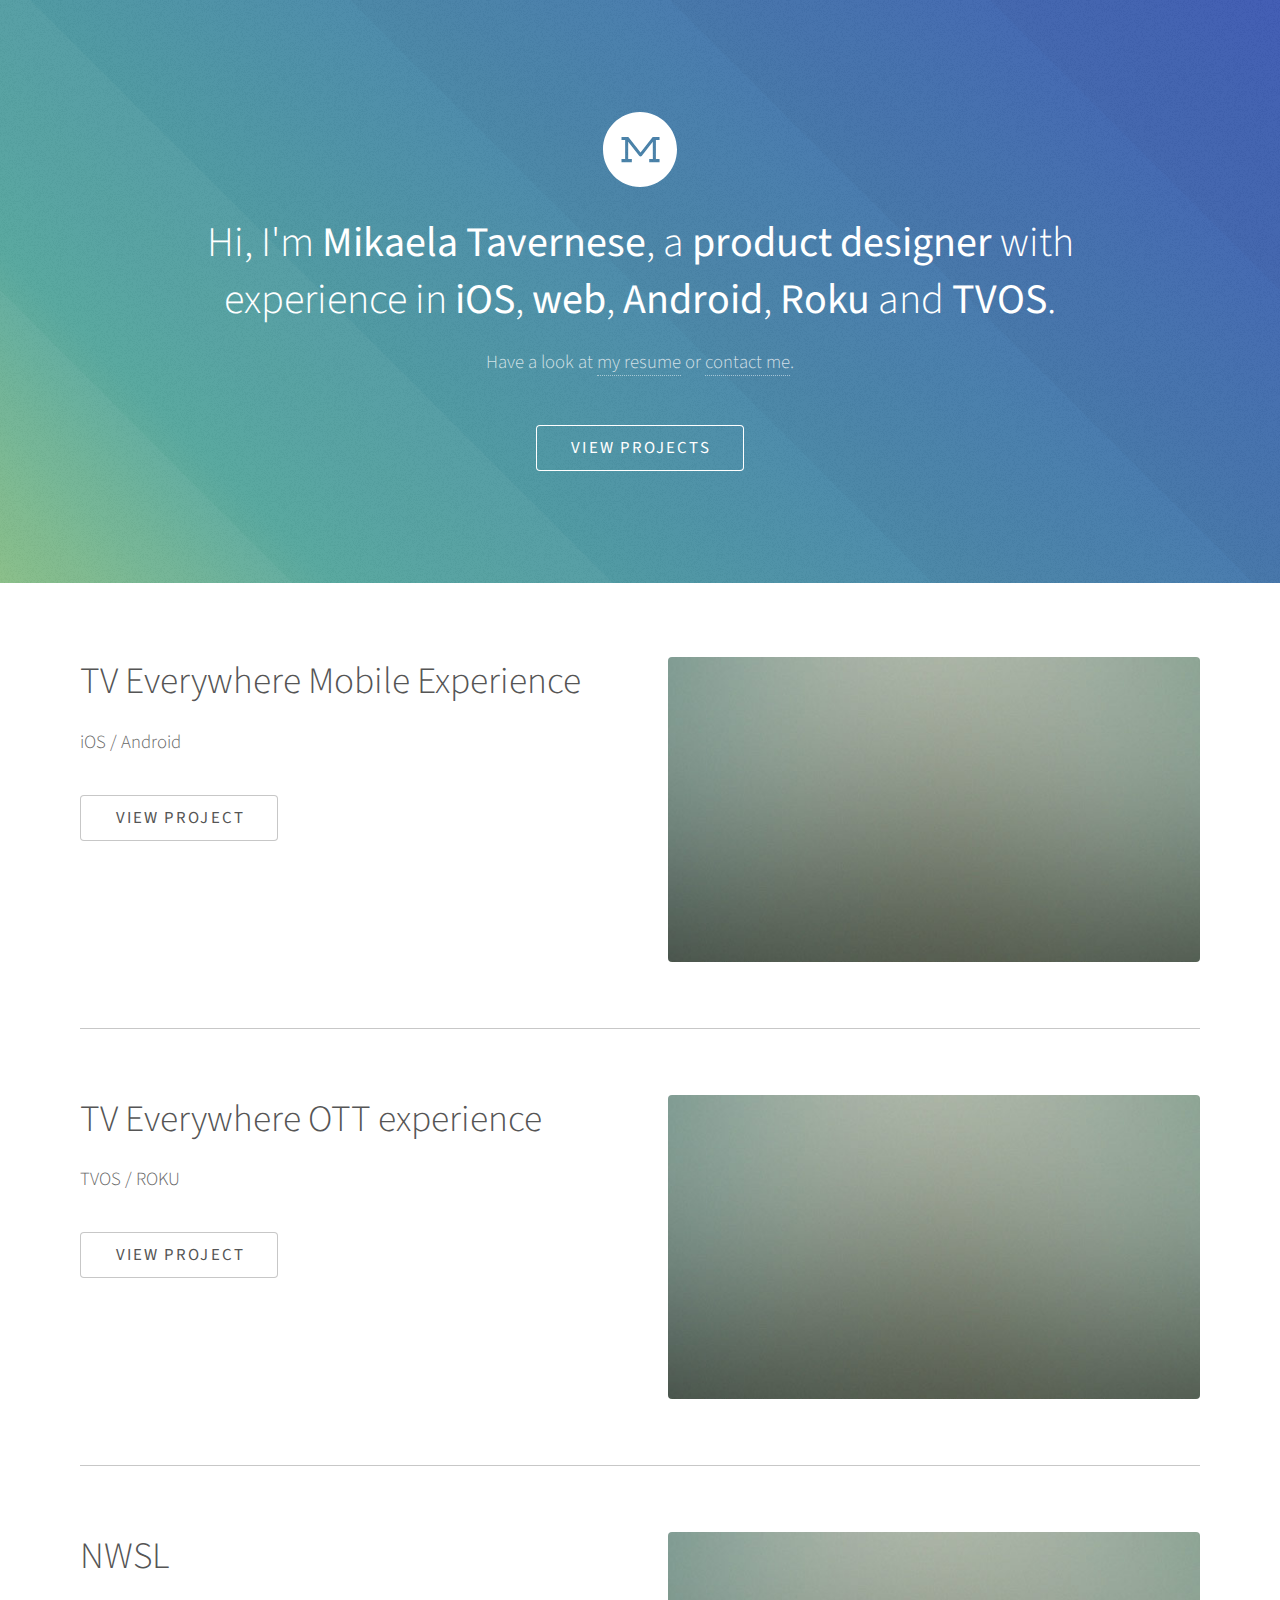
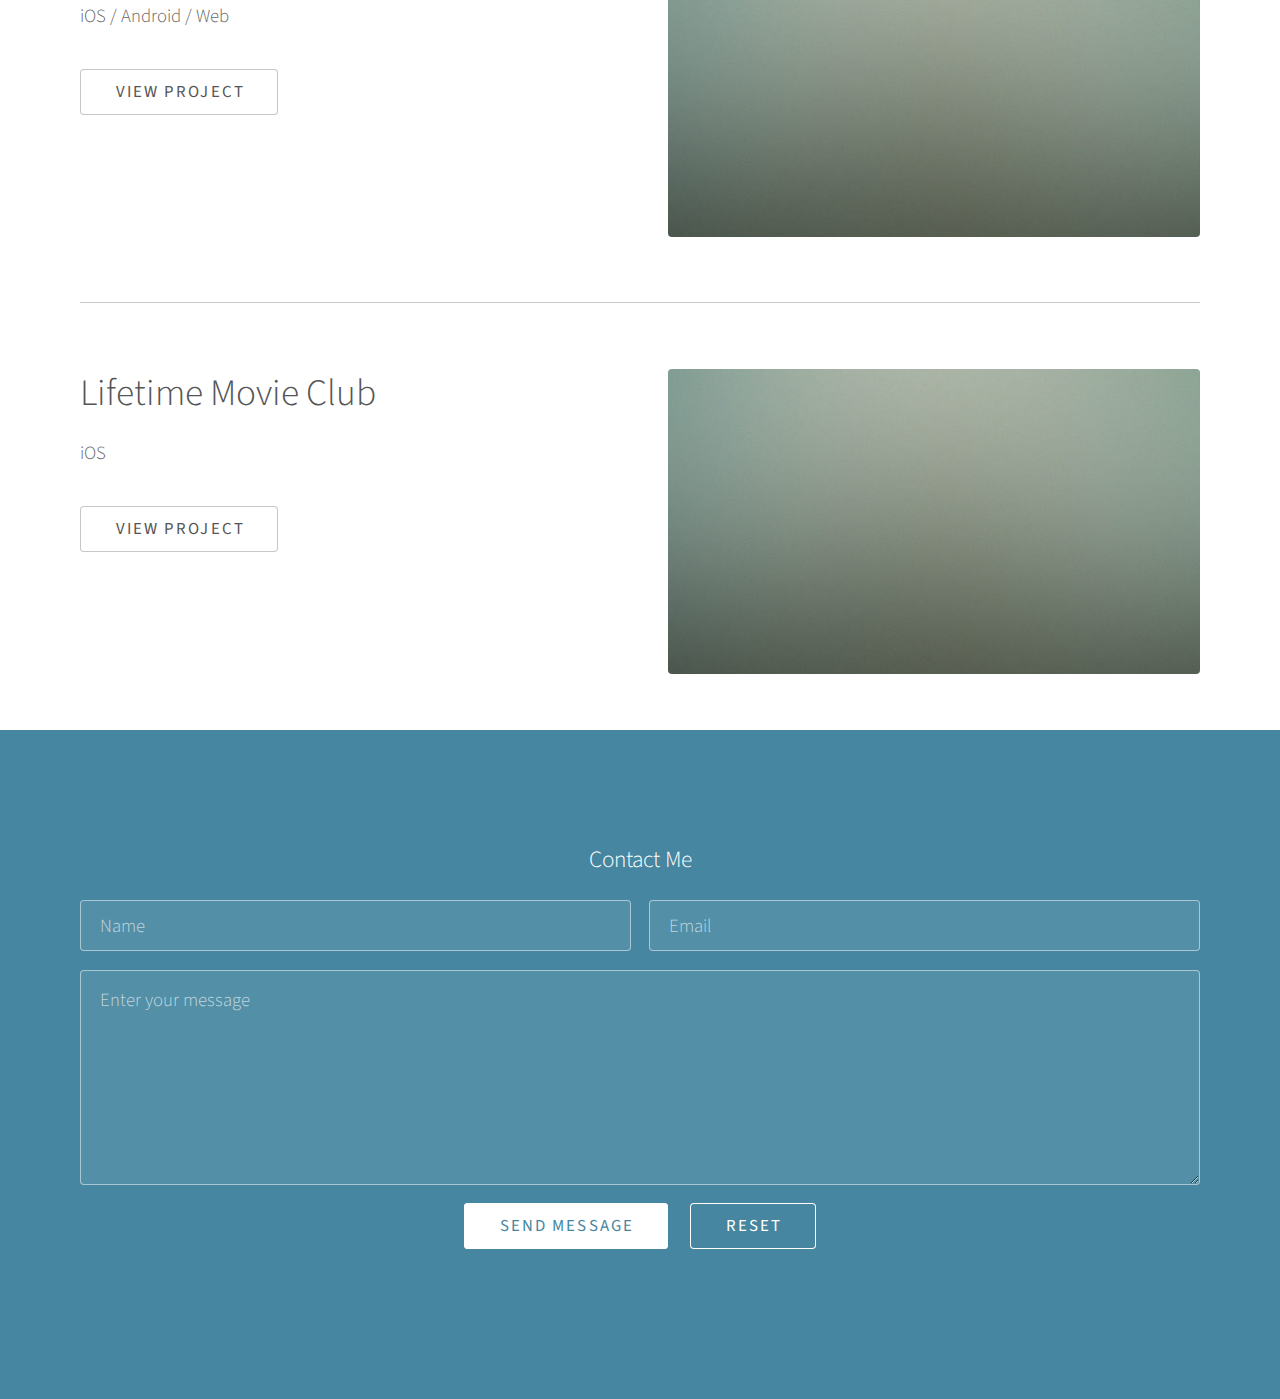
<file: index.html>
<!DOCTYPE HTML>
<!--
	Photon by HTML5 UP
	html5up.net | @ajlkn
	Free for personal and commercial use under the CCA 3.0 license (html5up.net/license)
-->
<html>
	<head>
		<title>Mikaela Tavernese</title>
		<meta charset="utf-8" />
		<meta name="viewport" content="width=device-width, initial-scale=1" />
		<!--[if lte IE 8]><script src="assets/js/ie/html5shiv.js"></script><![endif]-->
		<link rel="stylesheet" href="assets/css/main.css" />
		<!--[if lte IE 8]><link rel="stylesheet" href="assets/css/ie8.css" /><![endif]-->
		<!--[if lte IE 9]><link rel="stylesheet" href="assets/css/ie9.css" /><![endif]-->
	</head>
	<body>



<!-- Header -->
<section id="header">
    <div class="inner">
        <!-- <span class="icon major fa-cloud"></span> -->
        <span class="logo"><img src="images/m_icon.svg"></span>
        <h1>Hi, I'm <strong>Mikaela Tavernese</strong>, a <strong>product designer</strong> with experience in <strong>iOS</strong>, <strong>web</strong>, <strong>Android</strong>, <strong>Roku</strong> and <strong>TVOS</strong>.</h1>
        <p>Have a look at <a href="resume.html">my resume</a> or <a href="#footer" class=" scrolly">contact me</a>.</p>
        <ul class="actions">
            <li><a href="#one" class="button scrolly">View Projects</a></li>
        </ul>
    </div>
</section>
<!-- TVE mobile -->
<section id="one" class="main style1 first">
    <div class="container">
        <div class="row 150%">
            <div class="6u 12u$(medium)">
                <header class="major">
                    <h2>TV Everywhere Mobile Experience</h2>
                </header>
                <p>iOS / Android</p>
                <ul class="actions fit">
                    <li><a href="#" class="button">View Project</a></li>
                </ul>
            </div>
            <div class="6u$ 12u$(medium) important(medium)">
                <span class="image fit"><img src="images/pic01.jpg" alt="" /></span>
            </div>
        </div>
    </div>
</section>
<!-- TVE ott -->
<section id="one" class="main style1">
    <div class="container">
        <div class="row 150%">
            <div class="6u 12u$(medium)">
                <header class="major">
                    <h2>TV Everywhere OTT experience</h2>
                </header>
                <p>TVOS / ROKU</p>
                <ul class="actions fit">
                    <li><a href="#" class="button">View Project</a></li>
                </ul>
            </div>
            <div class="6u$ 12u$(medium) important(medium)">
                <span class="image fit"><img src="images/pic01.jpg" alt="" /></span>
            </div>
        </div>
    </div>
</section>
<!-- NWSL -->
<section id="one" class="main style1">
    <div class="container">
        <div class="row 150%">
            <div class="6u 12u$(medium)">
                <header class="major">
                    <h2>NWSL</h2>
                </header>
                <p>iOS / Android / Web</p>
                <ul class="actions fit">
                    <li><a href="#" class="button">View Project</a></li>
                </ul>
            </div>
            <div class="6u$ 12u$(medium) important(medium)">
                <span class="image fit"><img src="images/pic01.jpg" alt="" /></span>
            </div>
        </div>
    </div>
</section>
<!-- LMC -->
<section id="one" class="main style1">
    <div class="container last">
        <div class="row 150%">
            <div class="6u 12u$(medium)">
                <header class="major">
                    <h2>Lifetime Movie Club</h2>
                </header>
                <p>iOS</p>
                <ul class="actions fit">
                    <li><a href="#" class="button">View Project</a></li>
                </ul>
            </div>
            <div class="6u$ 12u$(medium) important(medium)">
                <span class="image fit"><img src="images/pic01.jpg" alt="" /></span>
            </div>
        </div>
    </div>
</section>

		<!-- Footer -->
			<section id="footer">
<div class="container last">
                        <h4>Contact Me</h4>
                        <form action="mailto:mikaela@tavernese.com" method="post" action="#">
                            <div class="row uniform 50%">
                                <div class="6u 12u$(xsmall)">
                                    <input type="text" name="demo-name" id="demo-name" value="" placeholder="Name" />
                                </div>
                                <div class="6u$ 12u$(xsmall)">
                                    <input type="email" name="demo-email" id="demo-email" value="" placeholder="Email" />
                                </div>
                                <div class="12u$">
                                    <textarea name="demo-message" id="demo-message" placeholder="Enter your message" rows="6"></textarea>
                                </div>
                                <div class="12u$">
                                    <ul class="actions">
                                        <li><input type="submit" value="Send Message" class="special" /></li>
                                        <li><input type="reset" value="Reset" /></li>
                                    </ul>
                                </div>
                            </div>
                        </form>
                    </div>
			</section>

		<!-- Scripts -->
			<script src="assets/js/jquery.min.js"></script>
			<script src="assets/js/jquery.scrolly.min.js"></script>
			<script src="assets/js/skel.min.js"></script>
			<script src="assets/js/util.js"></script>
			<!--[if lte IE 8]><script src="assets/js/ie/respond.min.js"></script><![endif]-->
			<script src="assets/js/main.js"></script>

	</body>
</html>
</file>
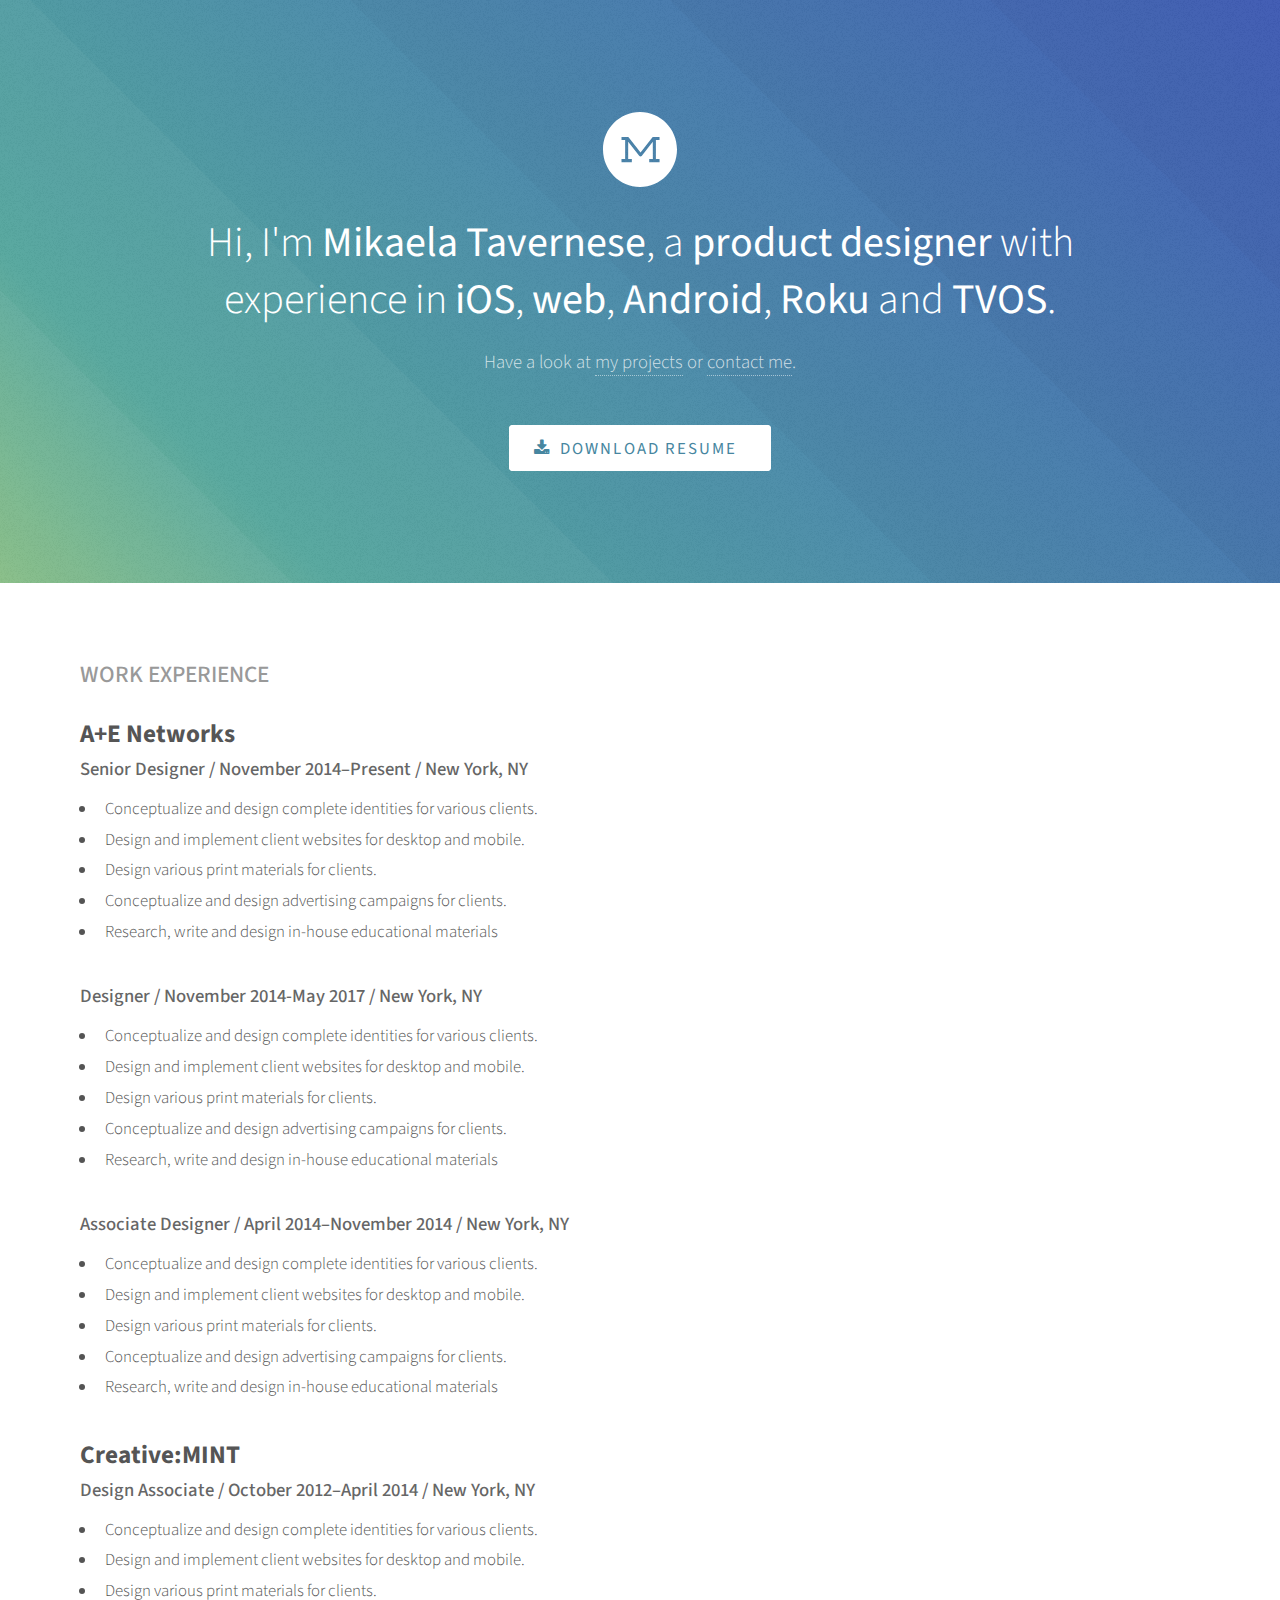
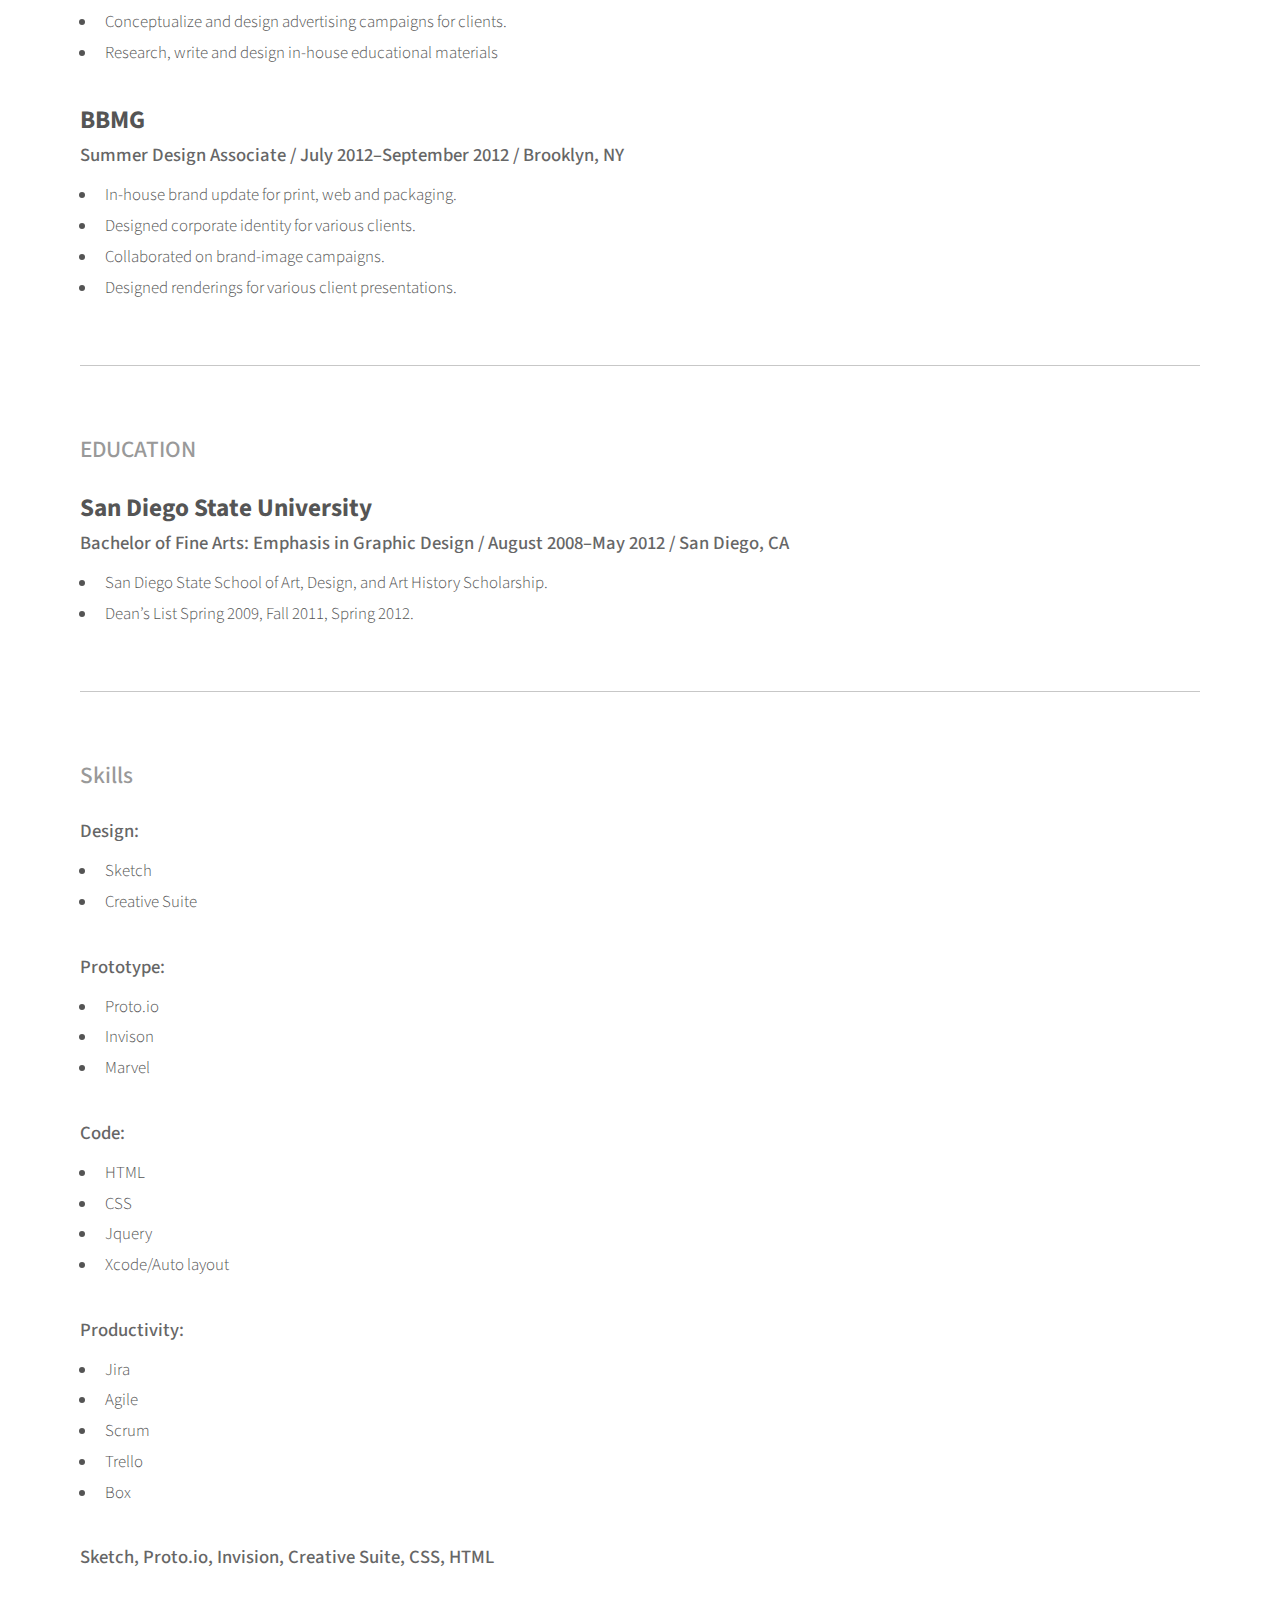
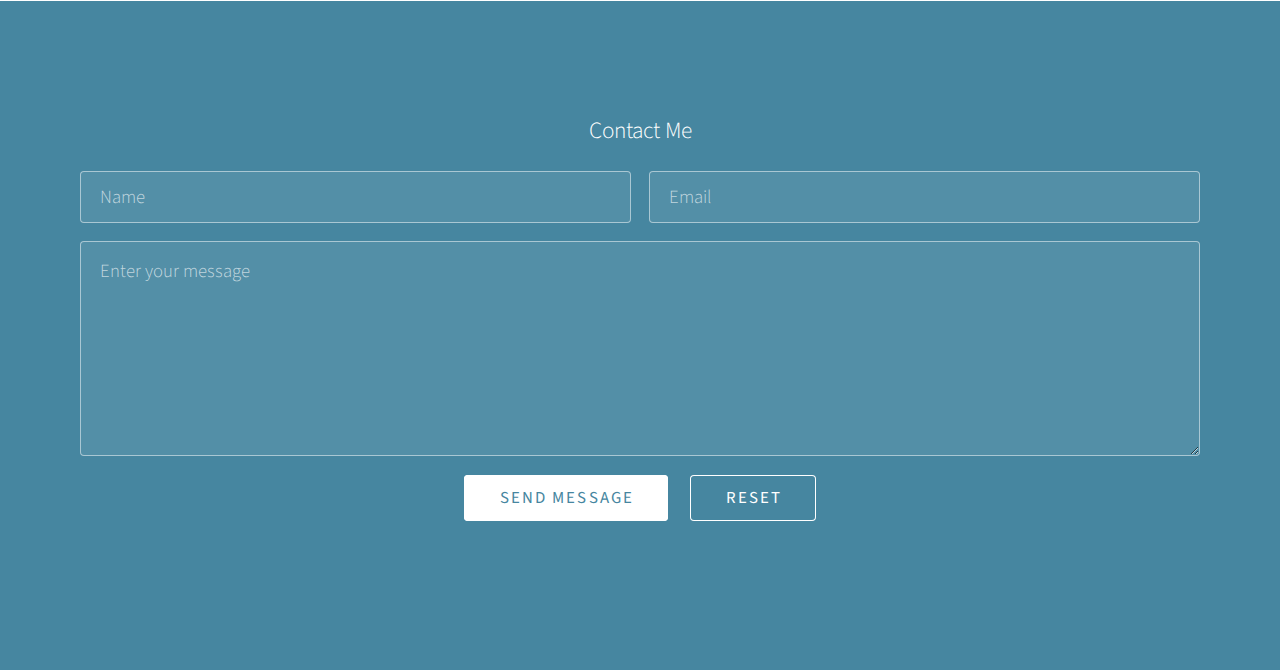
<file: resume.html>
<!DOCTYPE HTML>
<!--
    Photon by HTML5 UP
    html5up.net | @ajlkn
    Free for personal and commercial use under the CCA 3.0 license (html5up.net/license)
-->
<html>

<head>
    <title>Resume: Mikaela Tavernese</title>
    <meta charset="utf-8" />
    <meta name="viewport" content="width=device-width, initial-scale=1" />
    <!--[if lte IE 8]><script src="assets/js/ie/html5shiv.js"></script><![endif]-->
    <link rel="stylesheet" href="assets/css/main.css" />
    <!--[if lte IE 8]><link rel="stylesheet" href="assets/css/ie8.css" /><![endif]-->
    <!--[if lte IE 9]><link rel="stylesheet" href="assets/css/ie9.css" /><![endif]-->
</head>

<body>
    <!-- Header -->
    <section id="header">
        <div class="inner">
            <span class="logo"><img src="images/m_icon.svg"></span>
            <h1>Hi, I'm <strong>Mikaela Tavernese</strong>, a <strong>product designer</strong> with experience in <strong>iOS</strong>, <strong>web</strong>, <strong>Android</strong>, <strong>Roku</strong> and <strong>TVOS</strong>.</h1>
            <p>Have a look at <a href="index.html">my projects</a> or <a href="#footer" class=" scrolly">contact me</a>.</p>
            <ul class="actions">
                <a href="Tavernese_Resume.pdf" class="button special icon fa-download" download>Download Resume</a>
            </ul>
        </div>
    </section>
    <!-- TVE mobile -->
    <section class="main style1 first">
        <div class="container">
            <header>
                <h4 class="resume">WORK EXPERIENCE</h4>
            </header>
            <header>
                <h3 class="resume">A+E Networks</h3>
            </header>
            <p class="resume">Senior Designer / November 2014–Present / New York, NY</p>
            <ul class="resume">
                <li>Conceptualize and design complete identities for various clients.</li>
                <li>Design and implement client websites for desktop and mobile.</li>
                <li>Design various print materials for clients.</li>
                <li>Conceptualize and design advertising campaigns for clients.</li>
                <li>Research, write and design in-house educational materials</li>
            </ul>
            <p class="resume">Designer / November 2014-May 2017 / New York, NY</p>
            <ul class="resume">
                <li>Conceptualize and design complete identities for various clients.</li>
                <li>Design and implement client websites for desktop and mobile.</li>
                <li>Design various print materials for clients.</li>
                <li>Conceptualize and design advertising campaigns for clients.</li>
                <li>Research, write and design in-house educational materials</li>
            </ul>
            <p class="resume">Associate Designer / April 2014–November 2014 / New York, NY</p>
            <ul class="resume">
                <li>Conceptualize and design complete identities for various clients.</li>
                <li>Design and implement client websites for desktop and mobile.</li>
                <li>Design various print materials for clients.</li>
                <li>Conceptualize and design advertising campaigns for clients.</li>
                <li>Research, write and design in-house educational materials</li>
            </ul>
            <header>
                <h3 class="resume">Creative:MINT</h3>
            </header>
            <p class="resume">Design Associate / October 2012–April 2014 / New York, NY</p>
            <ul class="resume">
                <li>Conceptualize and design complete identities for various clients.</li>
                <li>Design and implement client websites for desktop and mobile.</li>
                <li>Design various print materials for clients.</li>
                <li>Conceptualize and design advertising campaigns for clients.</li>
                <li>Research, write and design in-house educational materials</li>
            </ul>
            <header>
                <h3 class="resume">BBMG</h3>
            </header>
            <p class="resume">Summer Design Associate / July 2012–September 2012 / Brooklyn, NY</p>
            <ul class="resume">
                <li>In-house brand update for print, web and packaging.</li>
                <li>Designed corporate identity for various clients.</li>
                <li>Collaborated on brand-image campaigns.</li>
                <li>Designed renderings for various client presentations.</li>
            </ul>
        </div>
    </section>
    <section class="main style1">
        <div class="container">
            <header>
                <h4 class="resume">EDUCATION</h4>
            </header>
            <header>
                <h3 class="resume">San Diego State University</h3>
            </header>
            <p class="resume">Bachelor of Fine Arts: Emphasis in Graphic Design / August 2008–May 2012 / San Diego, CA</p>
            <ul class="resume">
                <li>San Diego State School of Art, Design, and Art History Scholarship.</li>
                <li>Dean’s List Spring 2009, Fall 2011, Spring 2012.</li>
            </ul>
        </div>
    </section>
    <section class="main style1">
        <div class="container last">
            <header>
                <h4 class="resume">Skills</h4>
            </header>
            <p class="resume">Design:</p>
            <ul class="resume">
                <li>Sketch</li>
                <li>Creative Suite</li>
            </ul>
            <p class="resume">Prototype:</p>
            <ul class="resume">
                <li>Proto.io</li>
                <li>Invison</li>
                <li>Marvel</li>
            </ul>
            <p class="resume">Code:</p>
            <ul class="resume">
                <li>HTML</li>
                <li>CSS</li>
                <li>Jquery</li>
                <li>Xcode/Auto layout</li>
            </ul>
            <p class="resume">Productivity:</p>
            <ul class="resume">
                <li>Jira</li>
                <li>Agile</li>
                <li>Scrum</li>
                <li>Trello</li>
                <li>Box</li>
            </ul>
            <p class="resume"> Sketch, Proto.io, Invision, Creative Suite, CSS, HTML</p>
        </div>
    </section>
    <!-- Footer -->
    <section id="footer">
        <div class="container last">
            <h4>Contact Me</h4>
            <form action="mailto:mikaela@tavernese.com" method="post" action="#">
                <div class="row uniform 50%">
                    <div class="6u 12u$(xsmall)">
                        <input type="text" name="demo-name" id="demo-name" value="" placeholder="Name" />
                    </div>
                    <div class="6u$ 12u$(xsmall)">
                        <input type="email" name="demo-email" id="demo-email" value="" placeholder="Email" />
                    </div>
                    <div class="12u$">
                        <textarea name="demo-message" id="demo-message" placeholder="Enter your message" rows="6"></textarea>
                    </div>
                    <div class="12u$">
                        <ul class="actions">
                            <li>
                                <input type="submit" value="Send Message" class="special" />
                            </li>
                            <li>
                                <input type="reset" value="Reset" />
                            </li>
                        </ul>
                    </div>
                </div>
            </form>
        </div>
    </section>
    <!-- Scripts -->
    <script src="assets/js/jquery.min.js"></script>
    <script src="assets/js/jquery.scrolly.min.js"></script>
    <script src="assets/js/skel.min.js"></script>
    <script src="assets/js/util.js"></script>
    <!--[if lte IE 8]><script src="assets/js/ie/respond.min.js"></script><![endif]-->
    <script src="assets/js/main.js"></script>
</body>

</html>
</file>
<file: assets/css/ie8.css>
/*
	Photon by HTML5 UP
	html5up.net | @ajlkn
	Free for personal and commercial use under the CCA 3.0 license (html5up.net/license)
*/

/* Basic */

	hr {
		border-bottom: solid 1px #ccc;
	}

	blockquote {
		border-left: solid 4px #ccc;
	}

	code {
		border: solid 1px #ccc;
	}

/* Section/Article */

	header.major:after {
		background: #ccc;
	}

/* Form */

	input[type="text"],
	input[type="password"],
	input[type="email"],
	select,
	textarea {
		-ms-behavior: url("assets/js/ie/PIE.htc");
		border: solid 1px #ccc;
		position: relative;
	}

/* List */

	ul.alt li {
		border-top: solid 1px #ccc;
	}

	ul.major-icons li .icon {
		-ms-behavior: url("assets/js/ie/PIE.htc");
		border: solid 1px #ccc;
		position: relative;
	}

/* Table */

	table thead {
		border-bottom: solid 1px #ccc;
	}

	table tfoot {
		border-top: solid 1px #ccc;
	}

	table.alt tbody tr td {
		border: solid 1px #ccc;
		border-left-width: 0;
		border-top-width: 0;
	}

/* Button */

	input[type="submit"],
	input[type="reset"],
	input[type="button"],
	button,
	.button {
		-ms-behavior: url("assets/js/ie/PIE.htc");
		border: solid 1px #ccc;
		position: relative;
	}

/* Image */

	.image {
		-ms-behavior: url("assets/js/ie/PIE.htc");
	}

		.image img {
			-ms-behavior: url("assets/js/ie/PIE.htc");
			position: relative;
		}

/* Main */

	.main.style2 {
		background-color: #333;
		color: #ffffff;
		-ms-behavior: url("assets/js/ie/backgroundsize.min.htc");
		background-image: url("../../images/header.jpg");
		background-size: cover;
		position: relative;
	}

		.main.style2 a {
			border-bottom-color: #ffffff;
		}

			.main.style2 a:hover {
				color: #ffffff;
			}

		.main.style2 h1, .main.style2 h2, .main.style2 h3, .main.style2 h4, .main.style2 h5, .main.style2 h6, .main.style2 strong, .main.style2 b {
			color: #ffffff;
		}

		.main.style2 header p {
			color: #ffffff;
		}

		.main.style2 header.major:after {
			background: #ffffff;
		}

		.main.style2 input[type="submit"],
		.main.style2 input[type="reset"],
		.main.style2 input[type="button"],
		.main.style2 button,
		.main.style2 .button {
			border: solid 1px #ffffff !important;
			color: #ffffff !important;
		}

			.main.style2 input[type="submit"]:hover,
			.main.style2 input[type="reset"]:hover,
			.main.style2 input[type="button"]:hover,
			.main.style2 button:hover,
			.main.style2 .button:hover {
				background-color: transparent;
			}

			.main.style2 input[type="submit"]:active,
			.main.style2 input[type="reset"]:active,
			.main.style2 input[type="button"]:active,
			.main.style2 button:active,
			.main.style2 .button:active {
				background-color: transparent;
			}

			.main.style2 input[type="submit"].special,
			.main.style2 input[type="reset"].special,
			.main.style2 input[type="button"].special,
			.main.style2 button.special,
			.main.style2 .button.special {
				background-color: #ffffff;
				border: solid 1px #ffffff !important;
				color: #333 !important;
			}

				.main.style2 input[type="submit"].special:hover,
				.main.style2 input[type="reset"].special:hover,
				.main.style2 input[type="button"].special:hover,
				.main.style2 button.special:hover,
				.main.style2 .button.special:hover {
					background-color: transparent !important;
					color: #ffffff !important;
				}

				.main.style2 input[type="submit"].special:active,
				.main.style2 input[type="reset"].special:active,
				.main.style2 input[type="button"].special:active,
				.main.style2 button.special:active,
				.main.style2 .button.special:active {
					background-color: transparent !important;
				}

		.main.style2 ul.major-icons li .icon {
			border-color: #ffffff;
		}

		.main.style2 .icon.major {
			color: #ffffff;
		}

		.main.style2:before {
			background-image: url("images/overlay1.png");
			content: '';
			height: 100%;
			left: 0;
			position: absolute;
			top: 0;
			width: 100%;
		}

		.main.style2 > * {
			position: relative;
			z-index: 1;
		}

/* Header */

	#header {
		background-color: #4686a0;
		color: #ffffff;
	}

		#header a {
			border-bottom-color: #ffffff;
		}

			#header a:hover {
				color: #ffffff;
			}

		#header h1, #header h2, #header h3, #header h4, #header h5, #header h6, #header strong, #header b {
			color: #ffffff;
		}

		#header header p {
			color: #ffffff;
		}

		#header header.major:after {
			background: #ffffff;
		}

		#header input[type="submit"],
		#header input[type="reset"],
		#header input[type="button"],
		#header button,
		#header .button {
			border: solid 1px #ffffff !important;
			color: #ffffff !important;
		}

			#header input[type="submit"]:hover,
			#header input[type="reset"]:hover,
			#header input[type="button"]:hover,
			#header button:hover,
			#header .button:hover {
				background-color: transparent;
			}

			#header input[type="submit"]:active,
			#header input[type="reset"]:active,
			#header input[type="button"]:active,
			#header button:active,
			#header .button:active {
				background-color: transparent;
			}

			#header input[type="submit"].special,
			#header input[type="reset"].special,
			#header input[type="button"].special,
			#header button.special,
			#header .button.special {
				background-color: #ffffff;
				border: solid 1px #ffffff !important;
				color: #4686a0 !important;
			}

				#header input[type="submit"].special:hover,
				#header input[type="reset"].special:hover,
				#header input[type="button"].special:hover,
				#header button.special:hover,
				#header .button.special:hover {
					background-color: transparent !important;
					color: #ffffff !important;
				}

				#header input[type="submit"].special:active,
				#header input[type="reset"].special:active,
				#header input[type="button"].special:active,
				#header button.special:active,
				#header .button.special:active {
					background-color: transparent !important;
				}

		#header ul.major-icons li .icon {
			border-color: #ffffff;
		}

		#header .icon.major {
			color: #ffffff;
		}

/* Footer */

	#footer {
		background-color: #4686a0;
		color: #ffffff;
	}

		#footer a {
			border-bottom-color: #ffffff;
		}

			#footer a:hover {
				color: #ffffff;
			}

		#footer h1, #footer h2, #footer h3, #footer h4, #footer h5, #footer h6, #footer strong, #footer b {
			color: #ffffff;
		}

		#footer header p {
			color: #ffffff;
		}

		#footer header.major:after {
			background: #ffffff;
		}

		#footer input[type="submit"],
		#footer input[type="reset"],
		#footer input[type="button"],
		#footer button,
		#footer .button {
			border: solid 1px #ffffff !important;
			color: #ffffff !important;
		}

			#footer input[type="submit"]:hover,
			#footer input[type="reset"]:hover,
			#footer input[type="button"]:hover,
			#footer button:hover,
			#footer .button:hover {
				background-color: transparent;
			}

			#footer input[type="submit"]:active,
			#footer input[type="reset"]:active,
			#footer input[type="button"]:active,
			#footer button:active,
			#footer .button:active {
				background-color: transparent;
			}

			#footer input[type="submit"].special,
			#footer input[type="reset"].special,
			#footer input[type="button"].special,
			#footer button.special,
			#footer .button.special {
				background-color: #ffffff;
				border: solid 1px #ffffff !important;
				color: #4686a0 !important;
			}

				#footer input[type="submit"].special:hover,
				#footer input[type="reset"].special:hover,
				#footer input[type="button"].special:hover,
				#footer button.special:hover,
				#footer .button.special:hover {
					background-color: transparent !important;
					color: #ffffff !important;
				}

				#footer input[type="submit"].special:active,
				#footer input[type="reset"].special:active,
				#footer input[type="button"].special:active,
				#footer button.special:active,
				#footer .button.special:active {
					background-color: transparent !important;
				}

		#footer ul.major-icons li .icon {
			border-color: #ffffff;
		}

		#footer .icon.major {
			color: #ffffff;
		}
</file>
<file: assets/css/ie9.css>
/*
	Photon by HTML5 UP
	html5up.net | @ajlkn
	Free for personal and commercial use under the CCA 3.0 license (html5up.net/license)
*/

/* Header */

	#header {
		background-image: none;
		filter: progid:DXImageTransform.Microsoft.Gradient(startColorStr="#4fa49a", endColorStr="#4361c2", GradientType=1);
		position: relative;
	}

		#header:before {
			background-image: url("images/overlay2.png"), url("images/overlay3.svg");
			background-position: top left,							center center;
			background-size: auto,								cover;
			content: '';
			height: 100%;
			left: 0;
			position: absolute;
			top: 0;
			width: 100%;
		}

		#header > * {
			position: relative;
			z-index: 1;
		}

/* Footer */

	#footer {
		background-image: none;
		filter: progid:DXImageTransform.Microsoft.Gradient(startColorStr="#4361c2", endColorStr="#4fa49a", GradientType=1);
		position: relative;
	}

		#footer:before {
			background-image: url("images/overlay2.png"), url("images/overlay4.svg");
			background-position: top left,							center center;
			background-size: auto,								cover;
			content: '';
			height: 100%;
			left: 0;
			position: absolute;
			top: 0;
			width: 100%;
		}

		#footer > * {
			position: relative;
			z-index: 1;
		}
</file>
<file: assets/css/main.css>
@import url("font-awesome.min.css");
@import url("https://fonts.googleapis.com/css?family=Source+Sans+Pro:300,300italic,400,400italic");


/*
	Photon by HTML5 UP
	html5up.net | @ajlkn
	Free for personal and commercial use under the CCA 3.0 license (html5up.net/license)
*/


/* Reset */

html,
body,
div,
span,
applet,
object,
iframe,
h1,
h2,
h3,
h4,
h5,
h6,
p,
blockquote,
pre,
a,
abbr,
acronym,
address,
big,
cite,
code,
del,
dfn,
em,
img,
ins,
kbd,
q,
s,
samp,
small,
strike,
strong,
sub,
sup,
tt,
var,
b,
u,
i,
center,
dl,
dt,
dd,
ol,
ul,
li,
fieldset,
form,
label,
legend,
table,
caption,
tbody,
tfoot,
thead,
tr,
th,
td,
article,
aside,
canvas,
details,
embed,
figure,
figcaption,
footer,
header,
hgroup,
menu,
nav,
output,
ruby,
section,
summary,
time,
mark,
audio,
video {
    margin: 0;
    padding: 0;
    border: 0;
    font-size: 100%;
    font: inherit;
    vertical-align: baseline;
}

article,
aside,
details,
figcaption,
figure,
footer,
header,
hgroup,
menu,
nav,
section {
    display: block;
}

body {
    line-height: 1;
}

ol,
ul {
    list-style: none;
}

blockquote,
q {
    quotes: none;
}

blockquote:before,
blockquote:after,
q:before,
q:after {
    content: '';
    content: none;
}

table {
    border-collapse: collapse;
    border-spacing: 0;
}

body {
    -webkit-text-size-adjust: none;
}


/* Box Model */

*,
*:before,
*:after {
    -moz-box-sizing: border-box;
    -webkit-box-sizing: border-box;
    box-sizing: border-box;
}


/* Containers */

.container {
    margin-left: auto;
    margin-right: auto;
}

.container.\31 25\25 {
    width: 100%;
    max-width: 75em;
    min-width: 60em;
}

.container.\37 5\25 {
    width: 45em;
}

.container.\35 0\25 {
    width: 30em;
}

.container.\32 5\25 {
    width: 15em;
}

.container {
    width: 60em;
}

@media screen and (max-width: 1680px) {

    .container.\31 25\25 {
        width: 100%;
        max-width: 75em;
        min-width: 60em;
    }

    .container.\37 5\25 {
        width: 45em;
    }

    .container.\35 0\25 {
        width: 30em;
    }

    .container.\32 5\25 {
        width: 15em;
    }

    .container {
        width: 60em;
    }
}

@media screen and (max-width: 1140px) {

    .container.\31 25\25 {
        width: 100%;
        max-width: 112.5%;
        min-width: 90%;
    }

    .container.\37 5\25 {
        width: 67.5%;
    }

    .container.\35 0\25 {
        width: 45%;
    }

    .container.\32 5\25 {
        width: 22.5%;
    }

    .container {
        width: 90%;
    }
}

@media screen and (max-width: 980px) {

    .container.\31 25\25 {
        width: 100%;
        max-width: 125%;
        min-width: 100%;
    }

    .container.\37 5\25 {
        width: 75%;
    }

    .container.\35 0\25 {
        width: 50%;
    }

    .container.\32 5\25 {
        width: 25%;
    }

    .container {
        width: 100% !important;
    }
}

@media screen and (max-width: 736px) {

    .container.\31 25\25 {
        width: 100%;
        max-width: 125%;
        min-width: 100%;
    }

    .container.\37 5\25 {
        width: 75%;
    }

    .container.\35 0\25 {
        width: 50%;
    }

    .container.\32 5\25 {
        width: 25%;
    }

    .container {
        width: 100% !important;
    }
}

@media screen and (max-width: 480px) {

    .container.\31 25\25 {
        width: 100%;
        max-width: 125%;
        min-width: 100%;
    }

    .container.\37 5\25 {
        width: 75%;
    }

    .container.\35 0\25 {
        width: 50%;
    }

    .container.\32 5\25 {
        width: 25%;
    }

    .container {
        width: 100% !important;
    }
}

@media screen and (max-width: 320px) {

    .container.\31 25\25 {
        width: 100%;
        max-width: 125%;
        min-width: 100%;
    }

    .container.\37 5\25 {
        width: 75%;
    }

    .container.\35 0\25 {
        width: 50%;
    }

    .container.\32 5\25 {
        width: 25%;
    }

    .container {
        width: 100% !important;
    }
}


/* Grid */

.row {
    border-bottom: solid 1px transparent;
    -moz-box-sizing: border-box;
    -webkit-box-sizing: border-box;
    box-sizing: border-box;
}

.row>* {
    float: left;
    -moz-box-sizing: border-box;
    -webkit-box-sizing: border-box;
    box-sizing: border-box;
}

.row:after,
.row:before {
    content: '';
    display: block;
    clear: both;
    height: 0;
}

.row.uniform>*> :first-child {
    margin-top: 0;
}

.row.uniform>*> :last-child {
    margin-bottom: 0;
}

.row.\30 \25>* {
    padding: 0 0 0 0em;
}

.row.\30 \25 {
    margin: 0 0 -1px 0em;
}

.row.uniform.\30 \25>* {
    padding: 0em 0 0 0em;
}

.row.uniform.\30 \25 {
    margin: 0em 0 -1px 0em;
}

.row>* {
    padding: 0 0 0 2em;
}

.row {
    margin: 0 0 -1px -2em;
}

.row.uniform>* {
    padding: 2em 0 0 2em;
}

.row.uniform {
    margin: -2em 0 -1px -2em;
}

.row.\32 00\25>* {
    padding: 0 0 0 4em;
}

.row.\32 00\25 {
    margin: 0 0 -1px -4em;
}

.row.uniform.\32 00\25>* {
    padding: 4em 0 0 4em;
}

.row.uniform.\32 00\25 {
    margin: -4em 0 -1px -4em;
}

.row.\31 50\25>* {
    padding: 0 0 0 3em;
}

.row.\31 50\25 {
    margin: 0 0 -1px -3em;
}

.row.uniform.\31 50\25>* {
    padding: 3em 0 0 3em;
}

.row.uniform.\31 50\25 {
    margin: -3em 0 -1px -3em;
}

.row.\35 0\25>* {
    padding: 0 0 0 1em;
}

.row.\35 0\25 {
    margin: 0 0 -1px -1em;
}

.row.uniform.\35 0\25>* {
    padding: 1em 0 0 1em;
}

.row.uniform.\35 0\25 {
    margin: -1em 0 -1px -1em;
}

.row.\32 5\25>* {
    padding: 0 0 0 0.5em;
}

.row.\32 5\25 {
    margin: 0 0 -1px -0.5em;
}

.row.uniform.\32 5\25>* {
    padding: 0.5em 0 0 0.5em;
}

.row.uniform.\32 5\25 {
    margin: -0.5em 0 -1px -0.5em;
}

.\31 2u,
.\31 2u\24 {
    width: 100%;
    clear: none;
    margin-left: 0;
}

.\31 1u,
.\31 1u\24 {
    width: 91.6666666667%;
    clear: none;
    margin-left: 0;
}

.\31 0u,
.\31 0u\24 {
    width: 83.3333333333%;
    clear: none;
    margin-left: 0;
}

.\39 u,
.\39 u\24 {
    width: 75%;
    clear: none;
    margin-left: 0;
}

.\38 u,
.\38 u\24 {
    width: 66.6666666667%;
    clear: none;
    margin-left: 0;
}

.\37 u,
.\37 u\24 {
    width: 58.3333333333%;
    clear: none;
    margin-left: 0;
}

.\36 u,
.\36 u\24 {
    width: 50%;
    clear: none;
    margin-left: 0;
}

.\35 u,
.\35 u\24 {
    width: 41.6666666667%;
    clear: none;
    margin-left: 0;
}

.\34 u,
.\34 u\24 {
    width: 33.3333333333%;
    clear: none;
    margin-left: 0;
}

.\33 u,
.\33 u\24 {
    width: 25%;
    clear: none;
    margin-left: 0;
}

.\32 u,
.\32 u\24 {
    width: 16.6666666667%;
    clear: none;
    margin-left: 0;
}

.\31 u,
.\31 u\24 {
    width: 8.3333333333%;
    clear: none;
    margin-left: 0;
}

.\31 2u\24+*,
.\31 1u\24+*,
.\31 0u\24+*,
.\39 u\24+*,
.\38 u\24+*,
.\37 u\24+*,
.\36 u\24+*,
.\35 u\24+*,
.\34 u\24+*,
.\33 u\24+*,
.\32 u\24+*,
.\31 u\24+* {
    clear: left;
}

.\-11u {
    margin-left: 91.66667%;
}

.\-10u {
    margin-left: 83.33333%;
}

.\-9u {
    margin-left: 75%;
}

.\-8u {
    margin-left: 66.66667%;
}

.\-7u {
    margin-left: 58.33333%;
}

.\-6u {
    margin-left: 50%;
}

.\-5u {
    margin-left: 41.66667%;
}

.\-4u {
    margin-left: 33.33333%;
}

.\-3u {
    margin-left: 25%;
}

.\-2u {
    margin-left: 16.66667%;
}

.\-1u {
    margin-left: 8.33333%;
}

@media screen and (max-width: 1680px) {

    .row>* {
        padding: 0 0 0 2em;
    }

    .row {
        margin: 0 0 -1px -2em;
    }

    .row.uniform>* {
        padding: 2em 0 0 2em;
    }

    .row.uniform {
        margin: -2em 0 -1px -2em;
    }

    .row.\32 00\25>* {
        padding: 0 0 0 4em;
    }

    .row.\32 00\25 {
        margin: 0 0 -1px -4em;
    }

    .row.uniform.\32 00\25>* {
        padding: 4em 0 0 4em;
    }

    .row.uniform.\32 00\25 {
        margin: -4em 0 -1px -4em;
    }

    .row.\31 50\25>* {
        padding: 0 0 0 3em;
    }

    .row.\31 50\25 {
        margin: 0 0 -1px -3em;
    }

    .row.uniform.\31 50\25>* {
        padding: 3em 0 0 3em;
    }

    .row.uniform.\31 50\25 {
        margin: -3em 0 -1px -3em;
    }

    .row.\35 0\25>* {
        padding: 0 0 0 1em;
    }

    .row.\35 0\25 {
        margin: 0 0 -1px -1em;
    }

    .row.uniform.\35 0\25>* {
        padding: 1em 0 0 1em;
    }

    .row.uniform.\35 0\25 {
        margin: -1em 0 -1px -1em;
    }

    .row.\32 5\25>* {
        padding: 0 0 0 0.5em;
    }

    .row.\32 5\25 {
        margin: 0 0 -1px -0.5em;
    }

    .row.uniform.\32 5\25>* {
        padding: 0.5em 0 0 0.5em;
    }

    .row.uniform.\32 5\25 {
        margin: -0.5em 0 -1px -0.5em;
    }

    .\31 2u\28xlarge\29,
    .\31 2u\24\28xlarge\29 {
        width: 100%;
        clear: none;
        margin-left: 0;
    }

    .\31 1u\28xlarge\29,
    .\31 1u\24\28xlarge\29 {
        width: 91.6666666667%;
        clear: none;
        margin-left: 0;
    }

    .\31 0u\28xlarge\29,
    .\31 0u\24\28xlarge\29 {
        width: 83.3333333333%;
        clear: none;
        margin-left: 0;
    }

    .\39 u\28xlarge\29,
    .\39 u\24\28xlarge\29 {
        width: 75%;
        clear: none;
        margin-left: 0;
    }

    .\38 u\28xlarge\29,
    .\38 u\24\28xlarge\29 {
        width: 66.6666666667%;
        clear: none;
        margin-left: 0;
    }

    .\37 u\28xlarge\29,
    .\37 u\24\28xlarge\29 {
        width: 58.3333333333%;
        clear: none;
        margin-left: 0;
    }

    .\36 u\28xlarge\29,
    .\36 u\24\28xlarge\29 {
        width: 50%;
        clear: none;
        margin-left: 0;
    }

    .\35 u\28xlarge\29,
    .\35 u\24\28xlarge\29 {
        width: 41.6666666667%;
        clear: none;
        margin-left: 0;
    }

    .\34 u\28xlarge\29,
    .\34 u\24\28xlarge\29 {
        width: 33.3333333333%;
        clear: none;
        margin-left: 0;
    }

    .\33 u\28xlarge\29,
    .\33 u\24\28xlarge\29 {
        width: 25%;
        clear: none;
        margin-left: 0;
    }

    .\32 u\28xlarge\29,
    .\32 u\24\28xlarge\29 {
        width: 16.6666666667%;
        clear: none;
        margin-left: 0;
    }

    .\31 u\28xlarge\29,
    .\31 u\24\28xlarge\29 {
        width: 8.3333333333%;
        clear: none;
        margin-left: 0;
    }

    .\31 2u\24\28xlarge\29+*,
    .\31 1u\24\28xlarge\29+*,
    .\31 0u\24\28xlarge\29+*,
    .\39 u\24\28xlarge\29+*,
    .\38 u\24\28xlarge\29+*,
    .\37 u\24\28xlarge\29+*,
    .\36 u\24\28xlarge\29+*,
    .\35 u\24\28xlarge\29+*,
    .\34 u\24\28xlarge\29+*,
    .\33 u\24\28xlarge\29+*,
    .\32 u\24\28xlarge\29+*,
    .\31 u\24\28xlarge\29+* {
        clear: left;
    }

    .\-11u\28xlarge\29 {
        margin-left: 91.66667%;
    }

    .\-10u\28xlarge\29 {
        margin-left: 83.33333%;
    }

    .\-9u\28xlarge\29 {
        margin-left: 75%;
    }

    .\-8u\28xlarge\29 {
        margin-left: 66.66667%;
    }

    .\-7u\28xlarge\29 {
        margin-left: 58.33333%;
    }

    .\-6u\28xlarge\29 {
        margin-left: 50%;
    }

    .\-5u\28xlarge\29 {
        margin-left: 41.66667%;
    }

    .\-4u\28xlarge\29 {
        margin-left: 33.33333%;
    }

    .\-3u\28xlarge\29 {
        margin-left: 25%;
    }

    .\-2u\28xlarge\29 {
        margin-left: 16.66667%;
    }

    .\-1u\28xlarge\29 {
        margin-left: 8.33333%;
    }
}

@media screen and (max-width: 1140px) {

    .row>* {
        padding: 0 0 0 1.5em;
    }

    .row {
        margin: 0 0 -1px -1.5em;
    }

    .row.uniform>* {
        padding: 1.5em 0 0 1.5em;
    }

    .row.uniform {
        margin: -1.5em 0 -1px -1.5em;
    }

    .row.\32 00\25>* {
        padding: 0 0 0 3em;
    }

    .row.\32 00\25 {
        margin: 0 0 -1px -3em;
    }

    .row.uniform.\32 00\25>* {
        padding: 3em 0 0 3em;
    }

    .row.uniform.\32 00\25 {
        margin: -3em 0 -1px -3em;
    }

    .row.\31 50\25>* {
        padding: 0 0 0 2.25em;
    }

    .row.\31 50\25 {
        margin: 0 0 -1px -2.25em;
    }

    .row.uniform.\31 50\25>* {
        padding: 2.25em 0 0 2.25em;
    }

    .row.uniform.\31 50\25 {
        margin: -2.25em 0 -1px -2.25em;
    }

    .row.\35 0\25>* {
        padding: 0 0 0 0.75em;
    }

    .row.\35 0\25 {
        margin: 0 0 -1px -0.75em;
    }

    .row.uniform.\35 0\25>* {
        padding: 0.75em 0 0 0.75em;
    }

    .row.uniform.\35 0\25 {
        margin: -0.75em 0 -1px -0.75em;
    }

    .row.\32 5\25>* {
        padding: 0 0 0 0.375em;
    }

    .row.\32 5\25 {
        margin: 0 0 -1px -0.375em;
    }

    .row.uniform.\32 5\25>* {
        padding: 0.375em 0 0 0.375em;
    }

    .row.uniform.\32 5\25 {
        margin: -0.375em 0 -1px -0.375em;
    }

    .\31 2u\28large\29,
    .\31 2u\24\28large\29 {
        width: 100%;
        clear: none;
        margin-left: 0;
    }

    .\31 1u\28large\29,
    .\31 1u\24\28large\29 {
        width: 91.6666666667%;
        clear: none;
        margin-left: 0;
    }

    .\31 0u\28large\29,
    .\31 0u\24\28large\29 {
        width: 83.3333333333%;
        clear: none;
        margin-left: 0;
    }

    .\39 u\28large\29,
    .\39 u\24\28large\29 {
        width: 75%;
        clear: none;
        margin-left: 0;
    }

    .\38 u\28large\29,
    .\38 u\24\28large\29 {
        width: 66.6666666667%;
        clear: none;
        margin-left: 0;
    }

    .\37 u\28large\29,
    .\37 u\24\28large\29 {
        width: 58.3333333333%;
        clear: none;
        margin-left: 0;
    }

    .\36 u\28large\29,
    .\36 u\24\28large\29 {
        width: 50%;
        clear: none;
        margin-left: 0;
    }

    .\35 u\28large\29,
    .\35 u\24\28large\29 {
        width: 41.6666666667%;
        clear: none;
        margin-left: 0;
    }

    .\34 u\28large\29,
    .\34 u\24\28large\29 {
        width: 33.3333333333%;
        clear: none;
        margin-left: 0;
    }

    .\33 u\28large\29,
    .\33 u\24\28large\29 {
        width: 25%;
        clear: none;
        margin-left: 0;
    }

    .\32 u\28large\29,
    .\32 u\24\28large\29 {
        width: 16.6666666667%;
        clear: none;
        margin-left: 0;
    }

    .\31 u\28large\29,
    .\31 u\24\28large\29 {
        width: 8.3333333333%;
        clear: none;
        margin-left: 0;
    }

    .\31 2u\24\28large\29+*,
    .\31 1u\24\28large\29+*,
    .\31 0u\24\28large\29+*,
    .\39 u\24\28large\29+*,
    .\38 u\24\28large\29+*,
    .\37 u\24\28large\29+*,
    .\36 u\24\28large\29+*,
    .\35 u\24\28large\29+*,
    .\34 u\24\28large\29+*,
    .\33 u\24\28large\29+*,
    .\32 u\24\28large\29+*,
    .\31 u\24\28large\29+* {
        clear: left;
    }

    .\-11u\28large\29 {
        margin-left: 91.66667%;
    }

    .\-10u\28large\29 {
        margin-left: 83.33333%;
    }

    .\-9u\28large\29 {
        margin-left: 75%;
    }

    .\-8u\28large\29 {
        margin-left: 66.66667%;
    }

    .\-7u\28large\29 {
        margin-left: 58.33333%;
    }

    .\-6u\28large\29 {
        margin-left: 50%;
    }

    .\-5u\28large\29 {
        margin-left: 41.66667%;
    }

    .\-4u\28large\29 {
        margin-left: 33.33333%;
    }

    .\-3u\28large\29 {
        margin-left: 25%;
    }

    .\-2u\28large\29 {
        margin-left: 16.66667%;
    }

    .\-1u\28large\29 {
        margin-left: 8.33333%;
    }
}

@media screen and (max-width: 980px) {

    .row>* {
        padding: 0 0 0 1.5em;
    }

    .row {
        margin: 0 0 -1px -1.5em;
    }

    .row.uniform>* {
        padding: 1.5em 0 0 1.5em;
    }

    .row.uniform {
        margin: -1.5em 0 -1px -1.5em;
    }

    .row.\32 00\25>* {
        padding: 0 0 0 3em;
    }

    .row.\32 00\25 {
        margin: 0 0 -1px -3em;
    }

    .row.uniform.\32 00\25>* {
        padding: 3em 0 0 3em;
    }

    .row.uniform.\32 00\25 {
        margin: -3em 0 -1px -3em;
    }

    .row.\31 50\25>* {
        padding: 0 0 0 2.25em;
    }

    .row.\31 50\25 {
        margin: 0 0 -1px -2.25em;
    }

    .row.uniform.\31 50\25>* {
        padding: 2.25em 0 0 2.25em;
    }

    .row.uniform.\31 50\25 {
        margin: -2.25em 0 -1px -2.25em;
    }

    .row.\35 0\25>* {
        padding: 0 0 0 0.75em;
    }

    .row.\35 0\25 {
        margin: 0 0 -1px -0.75em;
    }

    .row.uniform.\35 0\25>* {
        padding: 0.75em 0 0 0.75em;
    }

    .row.uniform.\35 0\25 {
        margin: -0.75em 0 -1px -0.75em;
    }

    .row.\32 5\25>* {
        padding: 0 0 0 0.375em;
    }

    .row.\32 5\25 {
        margin: 0 0 -1px -0.375em;
    }

    .row.uniform.\32 5\25>* {
        padding: 0.375em 0 0 0.375em;
    }

    .row.uniform.\32 5\25 {
        margin: -0.375em 0 -1px -0.375em;
    }

    .\31 2u\28medium\29,
    .\31 2u\24\28medium\29 {
        width: 100%;
        clear: none;
        margin-left: 0;
    }

    .\31 1u\28medium\29,
    .\31 1u\24\28medium\29 {
        width: 91.6666666667%;
        clear: none;
        margin-left: 0;
    }

    .\31 0u\28medium\29,
    .\31 0u\24\28medium\29 {
        width: 83.3333333333%;
        clear: none;
        margin-left: 0;
    }

    .\39 u\28medium\29,
    .\39 u\24\28medium\29 {
        width: 75%;
        clear: none;
        margin-left: 0;
    }

    .\38 u\28medium\29,
    .\38 u\24\28medium\29 {
        width: 66.6666666667%;
        clear: none;
        margin-left: 0;
    }

    .\37 u\28medium\29,
    .\37 u\24\28medium\29 {
        width: 58.3333333333%;
        clear: none;
        margin-left: 0;
    }

    .\36 u\28medium\29,
    .\36 u\24\28medium\29 {
        width: 50%;
        clear: none;
        margin-left: 0;
    }

    .\35 u\28medium\29,
    .\35 u\24\28medium\29 {
        width: 41.6666666667%;
        clear: none;
        margin-left: 0;
    }

    .\34 u\28medium\29,
    .\34 u\24\28medium\29 {
        width: 33.3333333333%;
        clear: none;
        margin-left: 0;
    }

    .\33 u\28medium\29,
    .\33 u\24\28medium\29 {
        width: 25%;
        clear: none;
        margin-left: 0;
    }

    .\32 u\28medium\29,
    .\32 u\24\28medium\29 {
        width: 16.6666666667%;
        clear: none;
        margin-left: 0;
    }

    .\31 u\28medium\29,
    .\31 u\24\28medium\29 {
        width: 8.3333333333%;
        clear: none;
        margin-left: 0;
    }

    .\31 2u\24\28medium\29+*,
    .\31 1u\24\28medium\29+*,
    .\31 0u\24\28medium\29+*,
    .\39 u\24\28medium\29+*,
    .\38 u\24\28medium\29+*,
    .\37 u\24\28medium\29+*,
    .\36 u\24\28medium\29+*,
    .\35 u\24\28medium\29+*,
    .\34 u\24\28medium\29+*,
    .\33 u\24\28medium\29+*,
    .\32 u\24\28medium\29+*,
    .\31 u\24\28medium\29+* {
        clear: left;
    }

    .\-11u\28medium\29 {
        margin-left: 91.66667%;
    }

    .\-10u\28medium\29 {
        margin-left: 83.33333%;
    }

    .\-9u\28medium\29 {
        margin-left: 75%;
    }

    .\-8u\28medium\29 {
        margin-left: 66.66667%;
    }

    .\-7u\28medium\29 {
        margin-left: 58.33333%;
    }

    .\-6u\28medium\29 {
        margin-left: 50%;
    }

    .\-5u\28medium\29 {
        margin-left: 41.66667%;
    }

    .\-4u\28medium\29 {
        margin-left: 33.33333%;
    }

    .\-3u\28medium\29 {
        margin-left: 25%;
    }

    .\-2u\28medium\29 {
        margin-left: 16.66667%;
    }

    .\-1u\28medium\29 {
        margin-left: 8.33333%;
    }
}

@media screen and (max-width: 736px) {

    .row>* {
        padding: 0 0 0 1.5em;
    }

    .row {
        margin: 0 0 -1px -1.5em;
    }

    .row.uniform>* {
        padding: 1.5em 0 0 1.5em;
    }

    .row.uniform {
        margin: -1.5em 0 -1px -1.5em;
    }

    .row.\32 00\25>* {
        padding: 0 0 0 3em;
    }

    .row.\32 00\25 {
        margin: 0 0 -1px -3em;
    }

    .row.uniform.\32 00\25>* {
        padding: 3em 0 0 3em;
    }

    .row.uniform.\32 00\25 {
        margin: -3em 0 -1px -3em;
    }

    .row.\31 50\25>* {
        padding: 0 0 0 2.25em;
    }

    .row.\31 50\25 {
        margin: 0 0 -1px -2.25em;
    }

    .row.uniform.\31 50\25>* {
        padding: 2.25em 0 0 2.25em;
    }

    .row.uniform.\31 50\25 {
        margin: -2.25em 0 -1px -2.25em;
    }

    .row.\35 0\25>* {
        padding: 0 0 0 0.75em;
    }

    .row.\35 0\25 {
        margin: 0 0 -1px -0.75em;
    }

    .row.uniform.\35 0\25>* {
        padding: 0.75em 0 0 0.75em;
    }

    .row.uniform.\35 0\25 {
        margin: -0.75em 0 -1px -0.75em;
    }

    .row.\32 5\25>* {
        padding: 0 0 0 0.375em;
    }

    .row.\32 5\25 {
        margin: 0 0 -1px -0.375em;
    }

    .row.uniform.\32 5\25>* {
        padding: 0.375em 0 0 0.375em;
    }

    .row.uniform.\32 5\25 {
        margin: -0.375em 0 -1px -0.375em;
    }

    .\31 2u\28small\29,
    .\31 2u\24\28small\29 {
        width: 100%;
        clear: none;
        margin-left: 0;
    }

    .\31 1u\28small\29,
    .\31 1u\24\28small\29 {
        width: 91.6666666667%;
        clear: none;
        margin-left: 0;
    }

    .\31 0u\28small\29,
    .\31 0u\24\28small\29 {
        width: 83.3333333333%;
        clear: none;
        margin-left: 0;
    }

    .\39 u\28small\29,
    .\39 u\24\28small\29 {
        width: 75%;
        clear: none;
        margin-left: 0;
    }

    .\38 u\28small\29,
    .\38 u\24\28small\29 {
        width: 66.6666666667%;
        clear: none;
        margin-left: 0;
    }

    .\37 u\28small\29,
    .\37 u\24\28small\29 {
        width: 58.3333333333%;
        clear: none;
        margin-left: 0;
    }

    .\36 u\28small\29,
    .\36 u\24\28small\29 {
        width: 50%;
        clear: none;
        margin-left: 0;
    }

    .\35 u\28small\29,
    .\35 u\24\28small\29 {
        width: 41.6666666667%;
        clear: none;
        margin-left: 0;
    }

    .\34 u\28small\29,
    .\34 u\24\28small\29 {
        width: 33.3333333333%;
        clear: none;
        margin-left: 0;
    }

    .\33 u\28small\29,
    .\33 u\24\28small\29 {
        width: 25%;
        clear: none;
        margin-left: 0;
    }

    .\32 u\28small\29,
    .\32 u\24\28small\29 {
        width: 16.6666666667%;
        clear: none;
        margin-left: 0;
    }

    .\31 u\28small\29,
    .\31 u\24\28small\29 {
        width: 8.3333333333%;
        clear: none;
        margin-left: 0;
    }

    .\31 2u\24\28small\29+*,
    .\31 1u\24\28small\29+*,
    .\31 0u\24\28small\29+*,
    .\39 u\24\28small\29+*,
    .\38 u\24\28small\29+*,
    .\37 u\24\28small\29+*,
    .\36 u\24\28small\29+*,
    .\35 u\24\28small\29+*,
    .\34 u\24\28small\29+*,
    .\33 u\24\28small\29+*,
    .\32 u\24\28small\29+*,
    .\31 u\24\28small\29+* {
        clear: left;
    }

    .\-11u\28small\29 {
        margin-left: 91.66667%;
    }

    .\-10u\28small\29 {
        margin-left: 83.33333%;
    }

    .\-9u\28small\29 {
        margin-left: 75%;
    }

    .\-8u\28small\29 {
        margin-left: 66.66667%;
    }

    .\-7u\28small\29 {
        margin-left: 58.33333%;
    }

    .\-6u\28small\29 {
        margin-left: 50%;
    }

    .\-5u\28small\29 {
        margin-left: 41.66667%;
    }

    .\-4u\28small\29 {
        margin-left: 33.33333%;
    }

    .\-3u\28small\29 {
        margin-left: 25%;
    }

    .\-2u\28small\29 {
        margin-left: 16.66667%;
    }

    .\-1u\28small\29 {
        margin-left: 8.33333%;
    }
}

@media screen and (max-width: 480px) {

    .row>* {
        padding: 0 0 0 1.5em;
    }

    .row {
        margin: 0 0 -1px -1.5em;
    }

    .row.uniform>* {
        padding: 1.5em 0 0 1.5em;
    }

    .row.uniform {
        margin: -1.5em 0 -1px -1.5em;
    }

    .row.\32 00\25>* {
        padding: 0 0 0 3em;
    }

    .row.\32 00\25 {
        margin: 0 0 -1px -3em;
    }

    .row.uniform.\32 00\25>* {
        padding: 3em 0 0 3em;
    }

    .row.uniform.\32 00\25 {
        margin: -3em 0 -1px -3em;
    }

    .row.\31 50\25>* {
        padding: 0 0 0 2.25em;
    }

    .row.\31 50\25 {
        margin: 0 0 -1px -2.25em;
    }

    .row.uniform.\31 50\25>* {
        padding: 2.25em 0 0 2.25em;
    }

    .row.uniform.\31 50\25 {
        margin: -2.25em 0 -1px -2.25em;
    }

    .row.\35 0\25>* {
        padding: 0 0 0 0.75em;
    }

    .row.\35 0\25 {
        margin: 0 0 -1px -0.75em;
    }

    .row.uniform.\35 0\25>* {
        padding: 0.75em 0 0 0.75em;
    }

    .row.uniform.\35 0\25 {
        margin: -0.75em 0 -1px -0.75em;
    }

    .row.\32 5\25>* {
        padding: 0 0 0 0.375em;
    }

    .row.\32 5\25 {
        margin: 0 0 -1px -0.375em;
    }

    .row.uniform.\32 5\25>* {
        padding: 0.375em 0 0 0.375em;
    }

    .row.uniform.\32 5\25 {
        margin: -0.375em 0 -1px -0.375em;
    }

    .\31 2u\28xsmall\29,
    .\31 2u\24\28xsmall\29 {
        width: 100%;
        clear: none;
        margin-left: 0;
    }

    .\31 1u\28xsmall\29,
    .\31 1u\24\28xsmall\29 {
        width: 91.6666666667%;
        clear: none;
        margin-left: 0;
    }

    .\31 0u\28xsmall\29,
    .\31 0u\24\28xsmall\29 {
        width: 83.3333333333%;
        clear: none;
        margin-left: 0;
    }

    .\39 u\28xsmall\29,
    .\39 u\24\28xsmall\29 {
        width: 75%;
        clear: none;
        margin-left: 0;
    }

    .\38 u\28xsmall\29,
    .\38 u\24\28xsmall\29 {
        width: 66.6666666667%;
        clear: none;
        margin-left: 0;
    }

    .\37 u\28xsmall\29,
    .\37 u\24\28xsmall\29 {
        width: 58.3333333333%;
        clear: none;
        margin-left: 0;
    }

    .\36 u\28xsmall\29,
    .\36 u\24\28xsmall\29 {
        width: 50%;
        clear: none;
        margin-left: 0;
    }

    .\35 u\28xsmall\29,
    .\35 u\24\28xsmall\29 {
        width: 41.6666666667%;
        clear: none;
        margin-left: 0;
    }

    .\34 u\28xsmall\29,
    .\34 u\24\28xsmall\29 {
        width: 33.3333333333%;
        clear: none;
        margin-left: 0;
    }

    .\33 u\28xsmall\29,
    .\33 u\24\28xsmall\29 {
        width: 25%;
        clear: none;
        margin-left: 0;
    }

    .\32 u\28xsmall\29,
    .\32 u\24\28xsmall\29 {
        width: 16.6666666667%;
        clear: none;
        margin-left: 0;
    }

    .\31 u\28xsmall\29,
    .\31 u\24\28xsmall\29 {
        width: 8.3333333333%;
        clear: none;
        margin-left: 0;
    }

    .\31 2u\24\28xsmall\29+*,
    .\31 1u\24\28xsmall\29+*,
    .\31 0u\24\28xsmall\29+*,
    .\39 u\24\28xsmall\29+*,
    .\38 u\24\28xsmall\29+*,
    .\37 u\24\28xsmall\29+*,
    .\36 u\24\28xsmall\29+*,
    .\35 u\24\28xsmall\29+*,
    .\34 u\24\28xsmall\29+*,
    .\33 u\24\28xsmall\29+*,
    .\32 u\24\28xsmall\29+*,
    .\31 u\24\28xsmall\29+* {
        clear: left;
    }

    .\-11u\28xsmall\29 {
        margin-left: 91.66667%;
    }

    .\-10u\28xsmall\29 {
        margin-left: 83.33333%;
    }

    .\-9u\28xsmall\29 {
        margin-left: 75%;
    }

    .\-8u\28xsmall\29 {
        margin-left: 66.66667%;
    }

    .\-7u\28xsmall\29 {
        margin-left: 58.33333%;
    }

    .\-6u\28xsmall\29 {
        margin-left: 50%;
    }

    .\-5u\28xsmall\29 {
        margin-left: 41.66667%;
    }

    .\-4u\28xsmall\29 {
        margin-left: 33.33333%;
    }

    .\-3u\28xsmall\29 {
        margin-left: 25%;
    }

    .\-2u\28xsmall\29 {
        margin-left: 16.66667%;
    }

    .\-1u\28xsmall\29 {
        margin-left: 8.33333%;
    }
}

@media screen and (max-width: 320px) {

    .row>* {
        padding: 0 0 0 1.5em;
    }

    .row {
        margin: 0 0 -1px -1.5em;
    }

    .row.uniform>* {
        padding: 1.5em 0 0 1.5em;
    }

    .row.uniform {
        margin: -1.5em 0 -1px -1.5em;
    }

    .row.\32 00\25>* {
        padding: 0 0 0 3em;
    }

    .row.\32 00\25 {
        margin: 0 0 -1px -3em;
    }

    .row.uniform.\32 00\25>* {
        padding: 3em 0 0 3em;
    }

    .row.uniform.\32 00\25 {
        margin: -3em 0 -1px -3em;
    }

    .row.\31 50\25>* {
        padding: 0 0 0 2.25em;
    }

    .row.\31 50\25 {
        margin: 0 0 -1px -2.25em;
    }

    .row.uniform.\31 50\25>* {
        padding: 2.25em 0 0 2.25em;
    }

    .row.uniform.\31 50\25 {
        margin: -2.25em 0 -1px -2.25em;
    }

    .row.\35 0\25>* {
        padding: 0 0 0 0.75em;
    }

    .row.\35 0\25 {
        margin: 0 0 -1px -0.75em;
    }

    .row.uniform.\35 0\25>* {
        padding: 0.75em 0 0 0.75em;
    }

    .row.uniform.\35 0\25 {
        margin: -0.75em 0 -1px -0.75em;
    }

    .row.\32 5\25>* {
        padding: 0 0 0 0.375em;
    }

    .row.\32 5\25 {
        margin: 0 0 -1px -0.375em;
    }

    .row.uniform.\32 5\25>* {
        padding: 0.375em 0 0 0.375em;
    }

    .row.uniform.\32 5\25 {
        margin: -0.375em 0 -1px -0.375em;
    }

    .\31 2u\28xxsmall\29,
    .\31 2u\24\28xxsmall\29 {
        width: 100%;
        clear: none;
        margin-left: 0;
    }

    .\31 1u\28xxsmall\29,
    .\31 1u\24\28xxsmall\29 {
        width: 91.6666666667%;
        clear: none;
        margin-left: 0;
    }

    .\31 0u\28xxsmall\29,
    .\31 0u\24\28xxsmall\29 {
        width: 83.3333333333%;
        clear: none;
        margin-left: 0;
    }

    .\39 u\28xxsmall\29,
    .\39 u\24\28xxsmall\29 {
        width: 75%;
        clear: none;
        margin-left: 0;
    }

    .\38 u\28xxsmall\29,
    .\38 u\24\28xxsmall\29 {
        width: 66.6666666667%;
        clear: none;
        margin-left: 0;
    }

    .\37 u\28xxsmall\29,
    .\37 u\24\28xxsmall\29 {
        width: 58.3333333333%;
        clear: none;
        margin-left: 0;
    }

    .\36 u\28xxsmall\29,
    .\36 u\24\28xxsmall\29 {
        width: 50%;
        clear: none;
        margin-left: 0;
    }

    .\35 u\28xxsmall\29,
    .\35 u\24\28xxsmall\29 {
        width: 41.6666666667%;
        clear: none;
        margin-left: 0;
    }

    .\34 u\28xxsmall\29,
    .\34 u\24\28xxsmall\29 {
        width: 33.3333333333%;
        clear: none;
        margin-left: 0;
    }

    .\33 u\28xxsmall\29,
    .\33 u\24\28xxsmall\29 {
        width: 25%;
        clear: none;
        margin-left: 0;
    }

    .\32 u\28xxsmall\29,
    .\32 u\24\28xxsmall\29 {
        width: 16.6666666667%;
        clear: none;
        margin-left: 0;
    }

    .\31 u\28xxsmall\29,
    .\31 u\24\28xxsmall\29 {
        width: 8.3333333333%;
        clear: none;
        margin-left: 0;
    }

    .\31 2u\24\28xxsmall\29+*,
    .\31 1u\24\28xxsmall\29+*,
    .\31 0u\24\28xxsmall\29+*,
    .\39 u\24\28xxsmall\29+*,
    .\38 u\24\28xxsmall\29+*,
    .\37 u\24\28xxsmall\29+*,
    .\36 u\24\28xxsmall\29+*,
    .\35 u\24\28xxsmall\29+*,
    .\34 u\24\28xxsmall\29+*,
    .\33 u\24\28xxsmall\29+*,
    .\32 u\24\28xxsmall\29+*,
    .\31 u\24\28xxsmall\29+* {
        clear: left;
    }

    .\-11u\28xxsmall\29 {
        margin-left: 91.66667%;
    }

    .\-10u\28xxsmall\29 {
        margin-left: 83.33333%;
    }

    .\-9u\28xxsmall\29 {
        margin-left: 75%;
    }

    .\-8u\28xxsmall\29 {
        margin-left: 66.66667%;
    }

    .\-7u\28xxsmall\29 {
        margin-left: 58.33333%;
    }

    .\-6u\28xxsmall\29 {
        margin-left: 50%;
    }

    .\-5u\28xxsmall\29 {
        margin-left: 41.66667%;
    }

    .\-4u\28xxsmall\29 {
        margin-left: 33.33333%;
    }

    .\-3u\28xxsmall\29 {
        margin-left: 25%;
    }

    .\-2u\28xxsmall\29 {
        margin-left: 16.66667%;
    }

    .\-1u\28xxsmall\29 {
        margin-left: 8.33333%;
    }
}


/* Basic */

body {
    background: #fff;
}

body.is-loading *,
body.is-loading *:before,
body.is-loading *:after {
    -moz-animation: none !important;
    -webkit-animation: none !important;
    -ms-animation: none !important;
    animation: none !important;
    -moz-transition: none !important;
    -webkit-transition: none !important;
    -ms-transition: none !important;
    transition: none !important;
}

body,
input,
select,
textarea {
    color: #666;
    font-family: "Source Sans Pro", Helvetica, sans-serif;
    font-size: 16pt;
    font-weight: 300;
    line-height: 1.65em;
}

a {
    -moz-transition: color 0.2s ease-in-out, border-color 0.2s ease-in-out;
    -webkit-transition: color 0.2s ease-in-out, border-color 0.2s ease-in-out;
    -ms-transition: color 0.2s ease-in-out, border-color 0.2s ease-in-out;
    transition: color 0.2s ease-in-out, border-color 0.2s ease-in-out;
    border-bottom: dotted 1px #666;
    color: inherit;
    text-decoration: none;
}

a:hover {
    border-bottom-color: transparent !important;
    color: #6bd4c8;
}

strong,
b {
    color: #555;
    font-weight: 400;
}

em,
i {
    font-style: italic;
}

p {
    margin: 0 0 2em 0;
}

h1,
h2,
h3,
h4,
h5,
h6 {
    color: #555;
    line-height: 1em;
    margin: 0 0 1em 0;
}

h1 a,
h2 a,
h3 a,
h4 a,
h5 a,
h6 a {
    color: inherit;
    text-decoration: none;
}

h1 {
    font-size: 2.25em;
    line-height: 1.35em;
}

h2 {
    font-size: 2em;
    line-height: 1.35em;
}

h3 {
    font-size: 1.35em;
    line-height: 1.5em;
}

h4 {
    font-size: 1.25em;
    line-height: 1.5em;
}

h5 {
    font-size: 0.9em;
    line-height: 1.5em;
}

h6 {
    font-size: 0.7em;
    line-height: 1.5em;
}

sub {
    font-size: 0.8em;
    position: relative;
    top: 0.5em;
}

sup {
    font-size: 0.8em;
    position: relative;
    top: -0.5em;
}

hr {
    border: 0;
    border-bottom: solid 1px rgba(144, 144, 144, 0.5);
    margin: 2em 0;
}

hr.major {
    margin: 3em 0;
}

blockquote {
    border-left: solid 4px rgba(144, 144, 144, 0.5);
    font-style: italic;
    margin: 0 0 2em 0;
    padding: 0.5em 0 0.5em 2em;
}

code {
    background: rgba(144, 144, 144, 0.075);
    border-radius: 4px;
    border: solid 1px rgba(144, 144, 144, 0.5);
    font-family: "Courier New", monospace;
    font-size: 0.9em;
    margin: 0 0.25em;
    padding: 0.25em 0.65em;
}

pre {
    -webkit-overflow-scrolling: touch;
    font-family: "Courier New", monospace;
    font-size: 0.9em;
    margin: 0 0 2em 0;
}

pre code {
    display: block;
    line-height: 1.75em;
    padding: 1em 1.5em;
    overflow-x: auto;
}

.align-left {
    text-align: left;
}

.align-center {
    text-align: center;
}

.align-right {
    text-align: right;
}



/*resume*/

h4.resume{
	color: #999;
	font-weight: 500;
}

h3.resume {
    font-weight: 700;
    margin: 0;
}

p.resume {
    font-weight: 500;
    margin: 0 0 0.5em 0;
}

ul.resume {
	    color: #545454;
	    font-size: 0.9em;
}



/* Section/Article */

section.special,
article.special {
    text-align: center;
}

header p {
    color: #999;
    margin: 0 0 1.5em 0;
    position: relative;
}

header h2+p {
    font-size: 1.25em;
    line-height: 1.5em;
    margin-top: -1em;
}

header h3+p {
    font-size: 1.1em;
    line-height: 1.5em;
    margin-top: -0.8em;
}

header h4+p,
header h5+p,
header h6+p {
    font-size: 0.9em;
    line-height: 1.5em;
    margin-top: -0.6em;
}

header.major {
    margin: 0 0 1em 0;
}

div.container:after {
    background: rgba(144, 144, 144, 0.5);
    content: '';
    display: inline-block;
    height: 1px;
    margin-top: 1.5em;
    width: 100%;
}


/*remove last line*/

div.container.last:after {
    content: none;
}

header.major h2,
header.major h3,
header.major h4,
header.major h5,
header.major h6 {
    margin: 0;
}

header.major p {
    margin: 0.7em 0 0 0;
}

header.special {
    text-align: center;
}


/* Form */

form {
    margin: 0 0 2em 0;
}

label {
    color: #555;
    display: block;
    font-size: 0.9em;
    font-weight: 400;
    margin: 0 0 1em 0;
}

input[type="text"],
input[type="password"],
input[type="email"],
select,
textarea {
    -moz-appearance: none;
    -webkit-appearance: none;
    -ms-appearance: none;
    appearance: none;
    background: rgba(255, 255, 255, 0.075);
    border-radius: 4px;
    border: none;
    border: solid 1px rgba(255, 255, 255, 0.5);
    color: #fff;
    display: block;
    outline: 0;
    padding: 0 1em;
    text-decoration: none;
    width: 100%;
}

input[type="text"]:invalid,
input[type="password"]:invalid,
input[type="email"]:invalid,
select:invalid,
textarea:invalid {
    box-shadow: none;
}

input[type="text"]:focus,
input[type="password"]:focus,
input[type="email"]:focus,
select:focus,
textarea:focus {
    border-color: #6bd4c8;
}

.select-wrapper {
    text-decoration: none;
    display: block;
    position: relative;
}

.select-wrapper:before {
    -moz-osx-font-smoothing: grayscale;
    -webkit-font-smoothing: antialiased;
    font-family: FontAwesome;
    font-style: normal;
    font-weight: normal;
    text-transform: none !important;
}

.select-wrapper:before {
    color: rgba(144, 144, 144, 0.5);
    content: '\f078';
    display: block;
    height: 2.75em;
    line-height: 2.75em;
    pointer-events: none;
    position: absolute;
    right: 0;
    text-align: center;
    top: 0;
    width: 2.75em;
}

.select-wrapper select::-ms-expand {
    display: none;
}

input[type="text"],
input[type="password"],
input[type="email"],
select {
    height: 2.75em;
}

textarea {
    padding: 0.75em 1em;
}

input[type="checkbox"],
input[type="radio"] {
    -moz-appearance: none;
    -webkit-appearance: none;
    -ms-appearance: none;
    appearance: none;
    display: block;
    float: left;
    margin-right: -2em;
    opacity: 0;
    width: 1em;
    z-index: -1;
}

input[type="checkbox"]+label,
input[type="radio"]+label {
    text-decoration: none;
    color: #666;
    cursor: pointer;
    display: inline-block;
    font-size: 1em;
    font-weight: 300;
    padding-left: 2.4em;
    padding-right: 0.75em;
    position: relative;
}

input[type="checkbox"]+label:before,
input[type="radio"]+label:before {
    -moz-osx-font-smoothing: grayscale;
    -webkit-font-smoothing: antialiased;
    font-family: FontAwesome;
    font-style: normal;
    font-weight: normal;
    text-transform: none !important;
}

input[type="checkbox"]+label:before,
input[type="radio"]+label:before {
    background: rgba(144, 144, 144, 0.075);
    border-radius: 4px;
    border: solid 1px rgba(144, 144, 144, 0.5);
    content: '';
    display: inline-block;
    height: 1.65em;
    left: 0;
    line-height: 1.58125em;
    position: absolute;
    text-align: center;
    top: 0;
    width: 1.65em;
}

input[type="checkbox"]:checked+label:before,
input[type="radio"]:checked+label:before {
    background: #666666;
    border-color: #666666;
    color: #ffffff;
    content: '\f00c';
}

input[type="checkbox"]:focus+label:before,
input[type="radio"]:focus+label:before {
    border-color: #6bd4c8;
}

input[type="checkbox"]+label:before {
    border-radius: 4px;
}

input[type="radio"]+label:before {
    border-radius: 100%;
}

::-webkit-input-placeholder {
    color: rgba(255, 255, 255, 0.65);
    !important;
    opacity: 1.0;
}

:-moz-placeholder {
    color: rgba(255, 255, 255, 0.65);
    !important;
    opacity: 1.0;
}

::-moz-placeholder {
    color: rgba(255, 255, 255, 0.65);
    !important;
    opacity: 1.0;
}

:-ms-input-placeholder {
    color: rgba(255, 255, 255, 0.65);
    !important;
    opacity: 1.0;
}

.formerize-placeholder {
    color: rgba(255, 255, 255, 0.75);
    !important;
    opacity: 1.0;
}


/* Box */

.box {
    border-radius: 4px;
    border: solid 1px rgba(144, 144, 144, 0.5);
    margin-bottom: 2em;
    padding: 1.5em;
}

.box> :last-child,
.box> :last-child> :last-child,
.box> :last-child> :last-child> :last-child {
    margin-bottom: 0;
}

.box.alt {
    border: 0;
    border-radius: 0;
    padding: 0;
}


/* Icon */

.icon {
    text-decoration: none;
    border-bottom: none;
    position: relative;
}

.icon:before {
    -moz-osx-font-smoothing: grayscale;
    -webkit-font-smoothing: antialiased;
    font-family: FontAwesome;
    font-style: normal;
    font-weight: normal;
    text-transform: none !important;
}

.icon>.label {
    display: none;
}

.iconcontainer:before {
    color: #c3e895;
}

.icon.style2:before {
    color: #8addaa;
}

.icon.style3:before {
    color: #6bd4c8;
}

.icon.style4:before {
    color: #57aed3;
}

.icon.style5:before {
    color: #4a87d3;
}

.icon.style6:before {
    color: #6b88e6;
}

.icon.major {
    text-decoration: none;
    color: #555;
    cursor: default;
    display: inline-block;
    margin: 0 0 1.5em 0;
}

.icon.major:before {
    -moz-osx-font-smoothing: grayscale;
    -webkit-font-smoothing: antialiased;
    font-family: FontAwesome;
    font-style: normal;
    font-weight: normal;
    text-transform: none !important;
}

.icon.major:before {
    font-size: 4em;
    line-height: 1em;
}


/* Image */

.image {
    border-radius: 4px;
    border: 0;
    display: inline-block;
    position: relative;
}

.image img {
    border-radius: 4px;
    display: block;
}

.image.left {
    float: left;
    padding: 0 1.5em 1em 0;
    top: 0.25em;
}

.image.right {
    float: right;
    padding: 0 0 1em 1.5em;
    top: 0.25em;
}

.image.left,
.image.right {
    max-width: 40%;
}

.image.left img,
.image.right img {
    width: 100%;
}

.image.fit {
    display: block;
    margin: 0 0 2em 0;
    width: 100%;
}

.image.fit img {
    width: 100%;
}


/* List */

ol {
    list-style: decimal;
    margin: 0 0 2em 0;
    padding-left: 1.25em;
}

ol li {
    padding-left: 0.25em;
}

ul {
    list-style: disc;
    margin: 0 0 2em 0;
    padding-left: 1em;
}

ul li {
    padding-left: 0.5em;
}

ul.alt {
    list-style: none;
    padding-left: 0;
}

ul.alt li {
    border-top: solid 1px rgba(144, 144, 144, 0.5);
    padding: 0.5em 0;
}

ul.alt li:first-child {
    border-top: 0;
    padding-top: 0;
}

ul.icons {
    cursor: default;
    list-style: none;
    padding-left: 0;
}

ul.icons li {
    display: inline-block;
    padding: 0 1.25em 0 0;
}

ul.icons li:last-child {
    padding-right: 0;
}

ul.icons li .icon:before {
    font-size: 1.5em;
}

ul.major-icons {
    list-style: none;
    padding-left: 0;
}

ul.major-icons li {
    display: inline-block;
    padding: 2.5em;
    text-align: center;
}

ul.major-icons li .icon {
    -moz-transform: rotate(45deg);
    -webkit-transform: rotate(45deg);
    -ms-transform: rotate(45deg);
    transform: rotate(45deg);
    border-radius: 4px;
    border: solid 1px rgba(144, 144, 144, 0.5);
    display: inline-block;
    height: 8em;
    line-height: 8em;
    margin: 0;
    text-align: center;
    width: 8em;
}

ul.major-icons li .icon:before {
    -moz-transform: rotate(-45deg);
    -webkit-transform: rotate(-45deg);
    -ms-transform: rotate(-45deg);
    transform: rotate(-45deg);
    display: inline-block;
    line-height: inherit;
}

ul.actions {
    cursor: default;
    list-style: none;
    padding-left: 0;
}

ul.actions li {
    display: inline-block;
    padding: 0 1em 0 0;
    vertical-align: middle;
}

ul.actions li:last-child {
    padding-right: 0;
}

ul.actions.small li {
    padding: 0 0.5em 0 0;
}

ul.actions.vertical li {
    display: block;
    padding: 1em 0 0 0;
}

ul.actions.vertical li:first-child {
    padding-top: 0;
}

ul.actions.vertical li>* {
    margin-bottom: 0;
}

ul.actions.vertical.small li {
    padding: 0.5em 0 0 0;
}

ul.actions.vertical.small li:first-child {
    padding-top: 0;
}

ul.actions.uniform li>* {
    min-width: 12em;
}

ul.actions.fit {
    display: table;
    margin-left: -1em;
    padding: 0;
    table-layout: fixed;
    width: calc(100% + 1em);
}

ul.actions.fit li {
    display: table-cell;
    padding: 0 0 0 1em;
}

ul.actions.fit li>* {
    margin-bottom: 0;
}

ul.actions.fit.small {
    margin-left: -0.5em;
    width: calc(100% + 0.5em);
}

ul.actions.fit.small li {
    padding: 0 0 0 0.5em;
}

dl {
    margin: 0 0 2em 0;
}


/* Table */

.table-wrapper {
    -webkit-overflow-scrolling: touch;
    overflow-x: auto;
}

table {
    margin: 0 0 2em 0;
    width: 100%;
}

table tbody tr {
    border-left: 0;
    border-right: 0;
}

table tbody tr:nth-child(2n+1) {
    background-color: rgba(144, 144, 144, 0.075);
}

table td {
    padding: 0.75em 0.75em;
}

table th {
    color: #555;
    font-size: 0.9em;
    font-weight: 400;
    padding: 0 0.75em 0.75em 0.75em;
    text-align: left;
}

table thead {
    border-bottom: solid 1px rgba(144, 144, 144, 0.5);
}

table tfoot {
    border-top: solid 1px rgba(144, 144, 144, 0.5);
}

table.alt {
    border-collapse: separate;
}

table.alt tbody tr td {
    border: solid 1px rgba(144, 144, 144, 0.5);
    border-left-width: 0;
    border-top-width: 0;
}

table.alt tbody tr td:first-child {
    border-left-width: 1px;
}

table.alt tbody tr:first-child td {
    border-top-width: 1px;
}

table.alt thead {
    border-bottom: 0;
}

table.alt tfoot {
    border-top: 0;
}


/* Button */

input[type="submit"],
input[type="reset"],
input[type="button"],
button,
.button {
    -moz-appearance: none;
    -webkit-appearance: none;
    -ms-appearance: none;
    appearance: none;
    -moz-transition: background-color 0.2s ease-in-out, color 0.2s ease-in-out;
    -webkit-transition: background-color 0.2s ease-in-out, color 0.2s ease-in-out;
    -ms-transition: background-color 0.2s ease-in-out, color 0.2s ease-in-out;
    transition: background-color 0.2s ease-in-out, color 0.2s ease-in-out;
    background-color: transparent;
    border-radius: 4px;
    border: 0;
    box-shadow: inset 0 0 0 1px rgba(144, 144, 144, 0.5);
    color: #555 !important;
    cursor: pointer;
    display: inline-block;
    font-size: 0.9em;
    font-weight: 400;
    height: 2.75em;
    letter-spacing: 0.125em;
    line-height: 2.75em;
    padding: 0 2em;
    text-align: center;
    text-decoration: none;
    text-indent: 0.125em;
    text-transform: uppercase;
    white-space: nowrap;
}

input[type="submit"]:hover,
input[type="reset"]:hover,
input[type="button"]:hover,
button:hover,
.button:hover {
    background-color: rgba(144, 144, 144, 0.075);
}

input[type="submit"]:active,
input[type="reset"]:active,
input[type="button"]:active,
button:active,
.button:active {
    background-color: rgba(144, 144, 144, 0.2);
}

input[type="submit"].icon,
input[type="reset"].icon,
input[type="button"].icon,
button.icon,
.button.icon {
    padding-left: 1.35em;
}

input[type="submit"].icon:before,
input[type="reset"].icon:before,
input[type="button"].icon:before,
button.icon:before,
.button.icon:before {
    margin-right: 0.5em;
}

input[type="submit"].fit,
input[type="reset"].fit,
input[type="button"].fit,
button.fit,
.button.fit {
    display: block;
    margin: 0 0 1em 0;
    width: 100%;
}

input[type="submit"].small,
input[type="reset"].small,
input[type="button"].small,
button.small,
.button.small {
    font-size: 0.7em;
}

input[type="submit"].big,
input[type="reset"].big,
input[type="button"].big,
button.big,
.button.big {
    font-size: 1.25em;
}

input[type="submit"].special,
input[type="reset"].special,
input[type="button"].special,
button.special,
.button.special {
    background-color: #555;
    box-shadow: none !important;
    color: #fff !important;
}

input[type="submit"].special:hover,
input[type="reset"].special:hover,
input[type="button"].special:hover,
button.special:hover,
.button.special:hover {
    background-color: #626262;
}

input[type="submit"].special:active,
input[type="reset"].special:active,
input[type="button"].special:active,
button.special:active,
.button.special:active {
    background-color: #484848;
}

input[type="submit"].disabled,
input[type="submit"]:disabled,
input[type="reset"].disabled,
input[type="reset"]:disabled,
input[type="button"].disabled,
input[type="button"]:disabled,
button.disabled,
button:disabled,
.button.disabled,
.button:disabled {
    cursor: default;
    opacity: 0.25;
}


/* Main */

.main {
    padding: 2em 0 1em 0;
}

.main.style1 {
    background: #fff;
}

.main.style2 {
    background-color: #333;
    color: rgba(255, 255, 255, 0.75);
    background-attachment: fixed, fixed;
    background-image: url("images/overlay1.png"), url("../../images/header.jpg");
    background-size: auto, cover;
}

.main.style2 a {
    border-bottom-color: rgba(255, 255, 255, 0.5);
}

.main.style2 a:hover {
    color: #ffffff;
}

.main.style2 h1,
.main.style2 h2,
.main.style2 h3,
.main.style2 h4,
.main.style2 h5,
.main.style2 h6,
.main.style2 strong,
.main.style2 b {
    color: #ffffff;
}

.main.style2 header p {
    color: #ffffff;
}

.main.style2 header.major:after {
    background: #ffffff;
}

.main.style2 input[type="submit"],
.main.style2 input[type="reset"],
.main.style2 input[type="button"],
.main.style2 button,
.main.style2 .button {
    box-shadow: inset 0 0 0 1px #ffffff;
    color: #ffffff !important;
}

.main.style2 input[type="submit"]:hover,
.main.style2 input[type="reset"]:hover,
.main.style2 input[type="button"]:hover,
.main.style2 button:hover,
.main.style2 .button:hover {
    background-color: rgba(255, 255, 255, 0.125);
}

.main.style2 input[type="submit"]:active,
.main.style2 input[type="reset"]:active,
.main.style2 input[type="button"]:active,
.main.style2 button:active,
.main.style2 .button:active {
    background-color: rgba(255, 255, 255, 0.25);
}

.main.style2 input[type="submit"].special,
.main.style2 input[type="reset"].special,
.main.style2 input[type="button"].special,
.main.style2 button.special,
.main.style2 .button.special {
    background-color: #ffffff;
    box-shadow: inset 0 0 0 1px #ffffff !important;
    color: #333 !important;
}

.main.style2 input[type="submit"].special:hover,
.main.style2 input[type="reset"].special:hover,
.main.style2 input[type="button"].special:hover,
.main.style2 button.special:hover,
.main.style2 .button.special:hover {
    background-color: rgba(255, 255, 255, 0.125) !important;
    color: #ffffff !important;
}

.main.style2 input[type="submit"].special:active,
.main.style2 input[type="reset"].special:active,
.main.style2 input[type="button"].special:active,
.main.style2 button.special:active,
.main.style2 .button.special:active {
    background-color: rgba(255, 255, 255, 0.25) !important;
}

.main.style2 ul.major-icons li .icon {
    border-color: #ffffff;
}

.main.style2 .icon.major {
    color: #ffffff;
}


/* Header */

#header {
    padding: 9em/*3em 9em 3em */
    ;
    background-color: #4686a0;
    color: rgba(255, 255, 255, 0.75);
    background-attachment: fixed, fixed, fixed;
    background-image: url("images/overlay2.png"), url("images/overlay3.svg"), linear-gradient(45deg, #9dc66b 5%, #4fa49a 30%, #4361c2);
    background-position: top left, center center, center center;
    background-size: auto, cover, cover;
    overflow: hidden;
    position: relative;
    text-align: center;
    margin-bottom: 2em;
}

#header a {
    border-bottom-color: rgba(255, 255, 255, 0.5);
}

#header a:hover {
    color: #ffffff;
}

#header h1,
#header h2,
#header h3,
#header h4,
#header h5,
#header h6,
#header strong,
#header b {
    color: #ffffff;
}

#header header p {
    color: #ffffff;
}

#header header.major:after {
    background: #ffffff;
}

#header input[type="submit"],
#header input[type="reset"],
#header input[type="button"],
#header button,
#header .button {
    box-shadow: inset 0 0 0 1px #ffffff;
    color: #ffffff !important;
}

#header input[type="submit"]:hover,
#header input[type="reset"]:hover,
#header input[type="button"]:hover,
#header button:hover,
#header .button:hover {
    background-color: rgba(255, 255, 255, 0.125);
}

#header input[type="submit"]:active,
#header input[type="reset"]:active,
#header input[type="button"]:active,
#header button:active,
#header .button:active {
    background-color: rgba(255, 255, 255, 0.25);
}

#header input[type="submit"].special,
#header input[type="reset"].special,
#header input[type="button"].special,
#header button.special,
#header .button.special {
    background-color: #ffffff;
    box-shadow: inset 0 0 0 1px #ffffff !important;
    color: #4686a0 !important;
}

#header input[type="submit"].special:hover,
#header input[type="reset"].special:hover,
#header input[type="button"].special:hover,
#header button.special:hover,
#header .button.special:hover {
    background-color: rgba(255, 255, 255, 0.125) !important;
    color: #ffffff !important;
}

#header input[type="submit"].special:active,
#header input[type="reset"].special:active,
#header input[type="button"].special:active,
#header button.special:active,
#header .button.special:active {
    background-color: rgba(255, 255, 255, 0.25) !important;
}

#header ul.major-icons li .icon {
    border-color: #ffffff;
}

#header .icon.major {
    color: #ffffff;
}

#header h1 {
    margin: 0;
}

#header p {
    margin: 1em 0 0 0;
}

#header .actions {
    margin: 2.5em 0 0 0;
    position: relative;
}

/*#header .actions:after {
    background: #ffffff;
    content: '';
    height: 100vh;
    left: 50%;
    position: absolute;
    top: 100%;
    width: 1px;
}*/

#header .inner {
    -moz-transition: -moz-transform 1.5s ease, opacity 2s ease;
    -webkit-transition: -webkit-transform 1.5s ease, opacity 2s ease;
    -ms-transition: -ms-transform 1.5s ease, opacity 2s ease;
    transition: transform 1.5s ease, opacity 2s ease;
    -moz-transition-delay: 0.25s;
    -webkit-transition-delay: 0.25s;
    -ms-transition-delay: 0.25s;
    transition-delay: 0.25s;
    -moz-transform: scale(1);
    -webkit-transform: scale(1);
    -ms-transform: scale(1);
    transform: scale(1);
    opacity: 1;
    position: relative;
    z-index: 1;
}

#header .inner .actions {
    -moz-transition: -moz-transform 1.25s ease;
    -webkit-transition: -webkit-transform 1.25s ease;
    -ms-transition: -ms-transform 1.25s ease;
    transition: transform 1.25s ease;
    -moz-transition-delay: 1s;
    -webkit-transition-delay: 1s;
    -ms-transition-delay: 1s;
    transition-delay: 1s;
    -moz-transform: translateY(0);
    -webkit-transform: translateY(0);
    -ms-transform: translateY(0);
    transform: translateY(0);
    opacity: 1;
}

#header:after {
    -moz-transition: opacity 1s ease;
    -webkit-transition: opacity 1s ease;
    -ms-transition: opacity 1s ease;
    transition: opacity 1s ease;
    background-image: linear-gradient(45deg, #4fa49a, #4361c2);
    content: '';
    height: 100%;
    left: 0;
    opacity: 0;
    position: absolute;
    top: 0;
    width: 100%;
}

body.is-loading #header .inner {
    -moz-transform: scale(1.05);
    -webkit-transform: scale(1.05);
    -ms-transform: scale(1.05);
    transform: scale(1.05);
    opacity: 0;
}

body.is-loading #header .inner .actions {
    -moz-transform: translateY(30em);
    -webkit-transform: translateY(30em);
    -ms-transform: translateY(30em);
    transform: translateY(30em);
    opacity: 0;
}

body.is-loading #header:after {
    opacity: 1;
}

.logo img {
    height: 4em;
    margin-bottom: 1em;
}


/* Footer */

#footer {
    padding: 6em 0 6em 0;
    background-color: #4686a0;
    color: rgba(255, 255, 255, 0.75);
    background-attachment: fixed, fixed, fixed;
    background-image: url("images/overlay2.png"), url("images/overlay4.svg"), linear-gradient(45deg, #4361c2, #4fa49a 50%, #9dc66b 95%);
    background-position: top left, center center, center center;
    background-size: auto, cover, cover;
    text-align: center;
}

#footer a {
    border-bottom-color: rgba(255, 255, 255, 0.5);
}

#footer a:hover {
    color: #ffffff;
}

#footer h1,
#footer h2,
#footer h3,
#footer h4,
#footer h5,
#footer h6,
#footer strong,
#footer b {
    color: #ffffff;
}

#footer header p {
    color: #ffffff;
}

#footer header.major:after {
    background: #ffffff;
}

#footer input[type="submit"],
#footer input[type="reset"],
#footer input[type="button"],
#footer button,
#footer .button {
    box-shadow: inset 0 0 0 1px #ffffff;
    color: #ffffff !important;
}

#footer input[type="submit"]:hover,
#footer input[type="reset"]:hover,
#footer input[type="button"]:hover,
#footer button:hover,
#footer .button:hover {
    background-color: rgba(255, 255, 255, 0.125);
}

#footer input[type="submit"]:active,
#footer input[type="reset"]:active,
#footer input[type="button"]:active,
#footer button:active,
#footer .button:active {
    background-color: rgba(255, 255, 255, 0.25);
}

#footer input[type="submit"].special,
#footer input[type="reset"].special,
#footer input[type="button"].special,
#footer button.special,
#footer .button.special {
    background-color: #ffffff;
    box-shadow: inset 0 0 0 1px #ffffff !important;
    color: #4686a0 !important;
}

#footer input[type="submit"].special:hover,
#footer input[type="reset"].special:hover,
#footer input[type="button"].special:hover,
#footer button.special:hover,
#footer .button.special:hover {
    background-color: rgba(255, 255, 255, 0.125) !important;
    color: #ffffff !important;
}

#footer input[type="submit"].special:active,
#footer input[type="reset"].special:active,
#footer input[type="button"].special:active,
#footer button.special:active,
#footer .button.special:active {
    background-color: rgba(255, 255, 255, 0.25) !important;
}

#footer ul.major-icons li .icon {
    border-color: #ffffff;
}

#footer .icon.major {
    color: #ffffff;
}

#footer .icons {
    margin: 0;
}

#footer .copyright {
    font-size: 0.8em;
    list-style: none;
    margin: 2em 0 0 0;
    padding: 0;
}

#footer .copyright li {
    border-left: solid 1px;
    display: inline-block;
    line-height: 1em;
    margin-left: 1em;
    padding: 0 0 0 1em;
}

#footer .copyright li:first-child {
    border-left: 0;
    margin-left: 0;
    padding: 0;
}


/* XLarge */

@media screen and (max-width: 1680px) {

    /* Basic */
    body,
    input,
    select,
    textarea {
        font-size: 14pt;
    }

    /* Header */
    #header {
        padding: 6em/*3em 6em 3em */
        ;
    }
}


/* Large */

@media screen and (max-width: 1140px) {

    /* Basic */
    body,
    input,
    select,
    textarea {
        font-size: 13pt;
    }

    h1 br,
    h2 br,
    h3 br,
    h4 br,
    h5 br,
    h6 br {
        display: none;
    }

    /* List */
    ul.major-icons li {
        padding: 2em;
    }

    ul.major-icons li .icon {
        height: 8em;
        line-height: 8em;
        width: 8em;
    }

    /* Main */
    .main {
        padding: 4em 0 2em 0;
    }

    .main.style2 {
        background-attachment: scroll;
    }

    /* Header */
    #header {
        padding: 5em 3em 5em 3em;
        background-attachment: scroll;
    }

    #header br {
        display: inline;
    }

    /* Footer */
    #footer {
        padding: 4em 0 4em 0;
        background-attachment: scroll;
    }
}


/* Medium */

@media screen and (max-width: 980px) {

    /* List */
    ul.major-icons li {
        padding: 2em;
    }

    ul.major-icons li .icon {
        height: 7em;
        line-height: 7em;
        width: 7em;
    }

    /* Main */
    .main {
        padding: 5em 3em 3em 3em;
    }


    /* Header */
    #header {
        padding: 8em 3em 8em 3em;
    }

    /* Footer */
    #footer {
        padding: 5em 3em 5em 3em;
    }

    /* One */
    #one {
        text-align: center;
    }

    /* Two */
    #two {
        text-align: center;
    }
}


/* Small */

@media screen and (max-width: 736px) {

    /* Basic */
    body,
    input,
    select,
    textarea {
        font-size: 12pt;
    }

    h1 {
        font-size: 1.75em;
    }

    h2 {
        font-size: 1.5em;
    }

    h3 {
        font-size: 1.1em;
    }

    h4 {
        font-size: 1em;
    }

    /* List */
    ul.major-icons li {
        padding: 1.5em;
    }

    ul.major-icons li .icon {
        height: 5em;
        line-height: 5em;
        width: 5em;
    }

    ul.major-icons li .icon:before {
        font-size: 42px;
    }

    /* Icon */
    .icon.major {
        margin: 0 0 1em 0;
    }

    /* Button */
    input[type="submit"],
    input[type="reset"],
    input[type="button"],
    button,
    .button {
        height: 3em;
        line-height: 3em;
    }

    /* Main */
    .main {
        padding: 3em 1.5em 1em 1.5em;
    }

    /* Header */
    #header {
        padding: 4em 3em 4em 3em;
    }

    #header .actions {
        margin: 2em 0 0 0;
    }

    /* Footer */
    #footer {
        padding: 3em 1.5em 3em 1.5em;
    }
}


/* XSmall */

@media screen and (max-width: 480px) {

    /* List */
    ul.actions {
        margin: 0 0 2em 0;
    }

    ul.actions li {
        display: block;
        padding: 1em 0 0 0;
        text-align: center;
        width: 100%;
    }

    ul.actions li:first-child {
        padding-top: 0;
    }

    ul.actions li>* {
        margin: 0 !important;
        width: 100%;
    }

    ul.actions li>*.icon:before {
        margin-left: -2em;
    }

    ul.actions.small li {
        padding: 0.5em 0 0 0;
    }

    ul.actions.small li:first-child {
        padding-top: 0;
    }

    /* Button */
    input[type="submit"],
    input[type="reset"],
    input[type="button"],
    .button {
        padding: 0;
    }

    /* Main */
    .main {
        padding: 2em 1.5em 0.1em 1.5em;
    }

    /* Header */
    #header {
        padding: 4em 2em 4em 2em;
    }

    #header br {
        display: none;
    }

    /* Footer */
    #footer {
        padding: 2em 1.5em 2em 1.5em;
    }

    #footer .copyright {
        margin: 1.5em 0 0 0;
    }

    #footer .copyright li {
        border: 0;
        display: block;
        margin: 1em 0 0 0;
        padding: 0;
    }

    #footer .copyright li:first-child {
        margin-top: 0;
    }
}


/* XXSmall */

@media screen and (max-width: 320px) {

    /* Basic */
    html,
    body {
        min-width: 320px;
    }

    /* Main */
    .main {
        padding: 2em 1em 0.1em 1em;
    }

    /* Header */
    #header {
        padding: 3em 1em 3em 1em;
    }

    /* Footer */
    #footer {
        padding: 2em 1em 2em 1em;
    }
}
</file>
